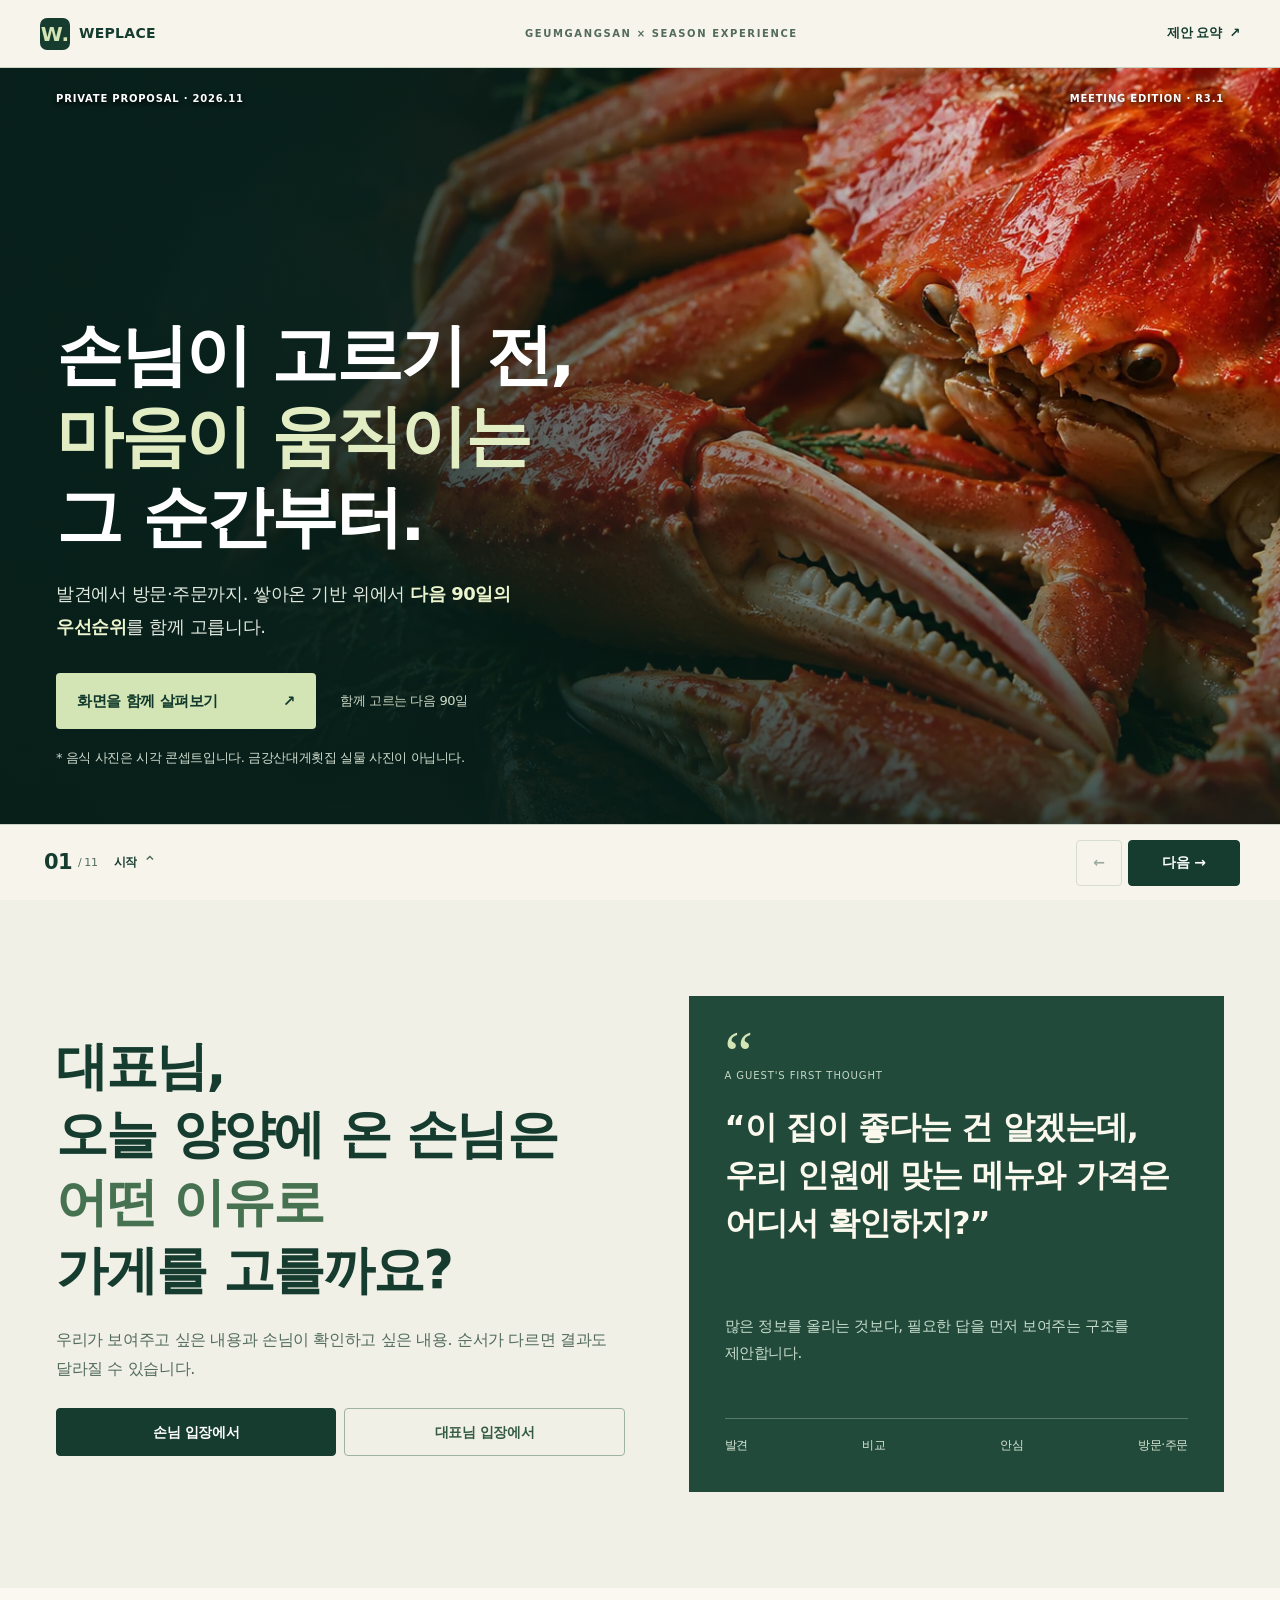
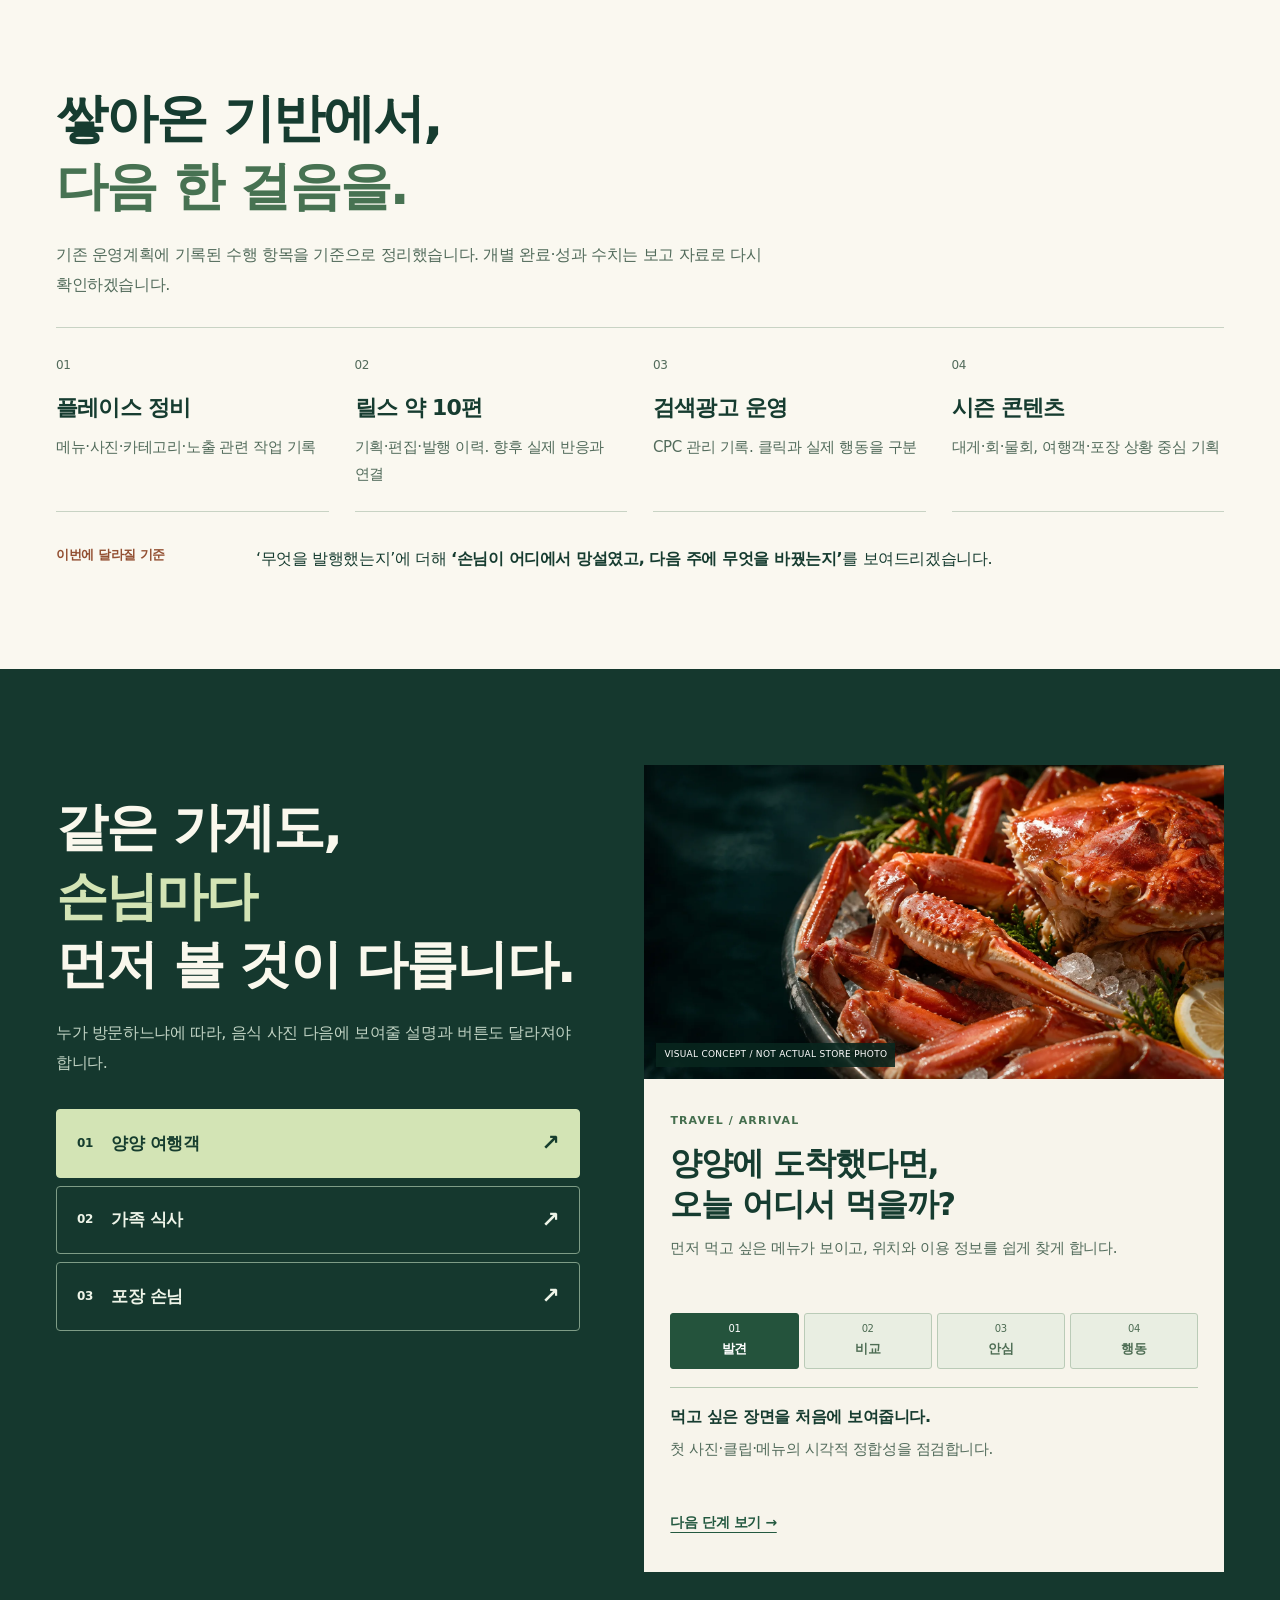
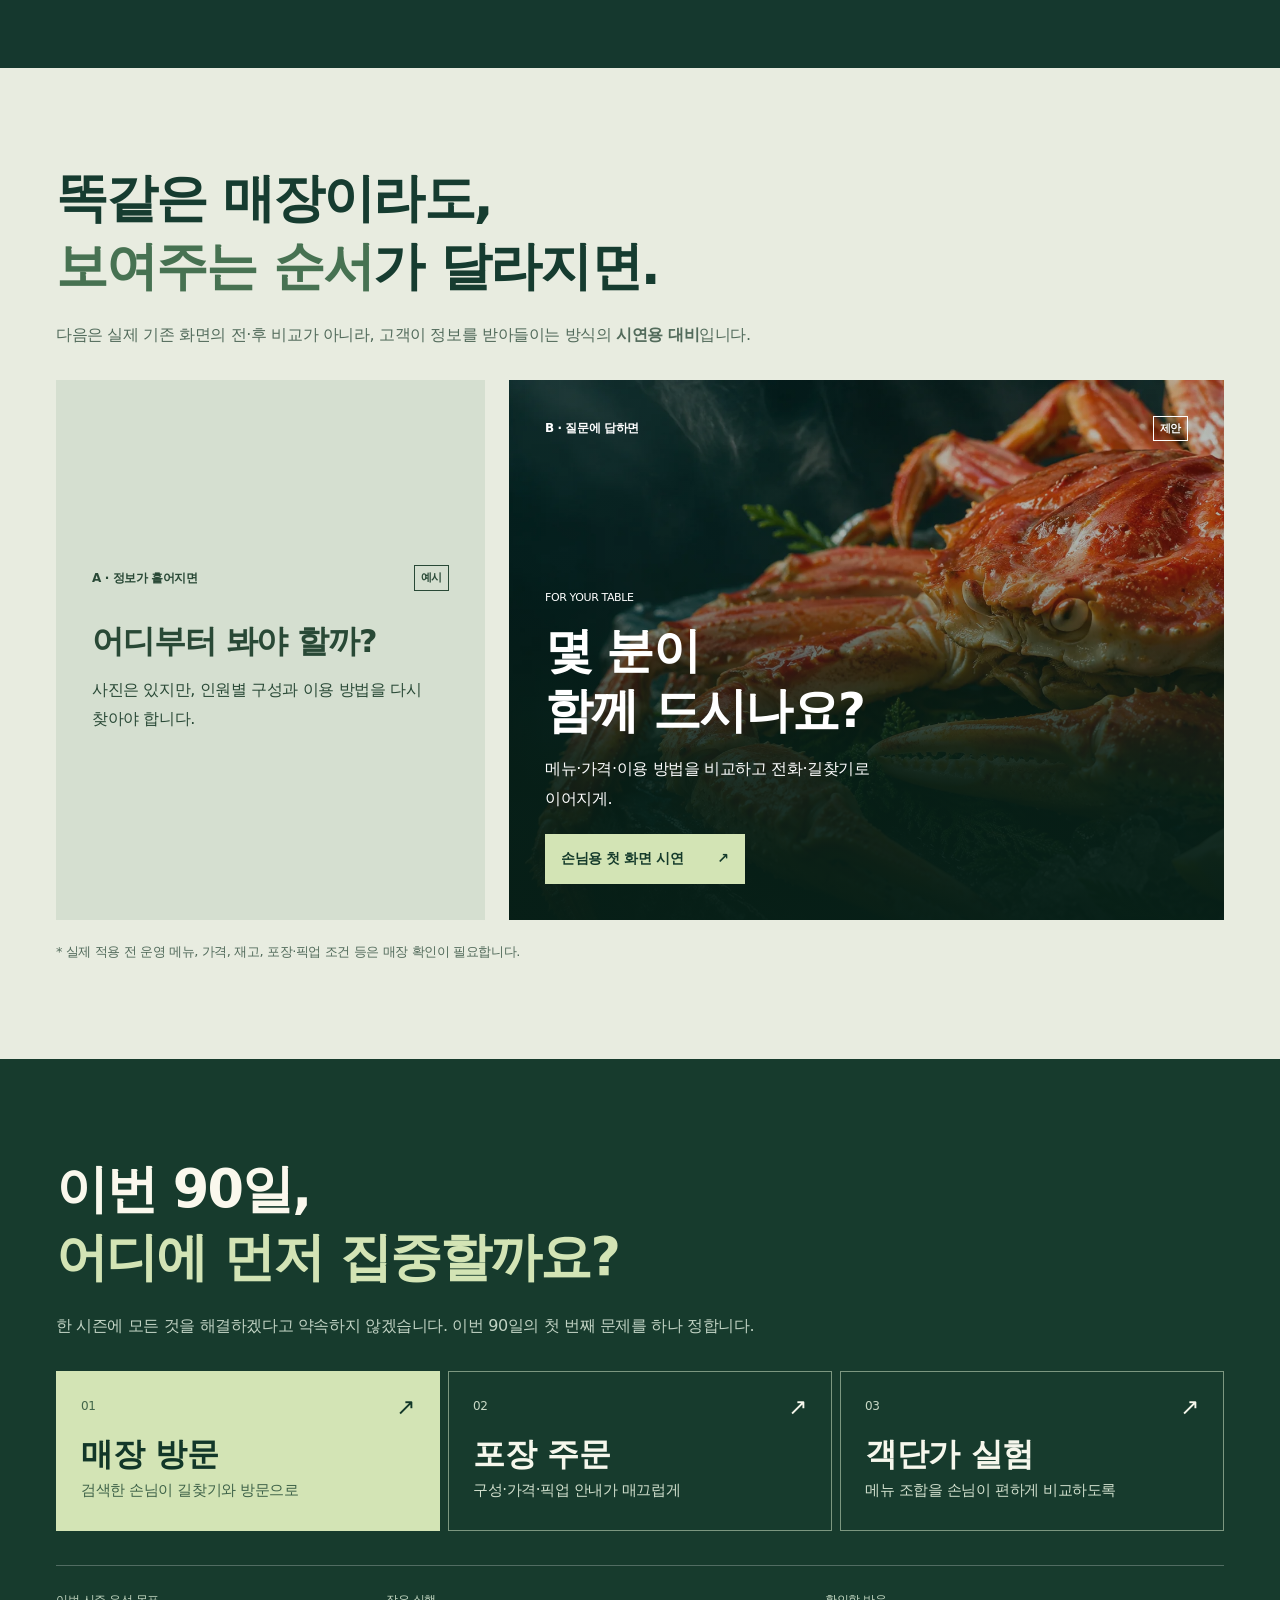
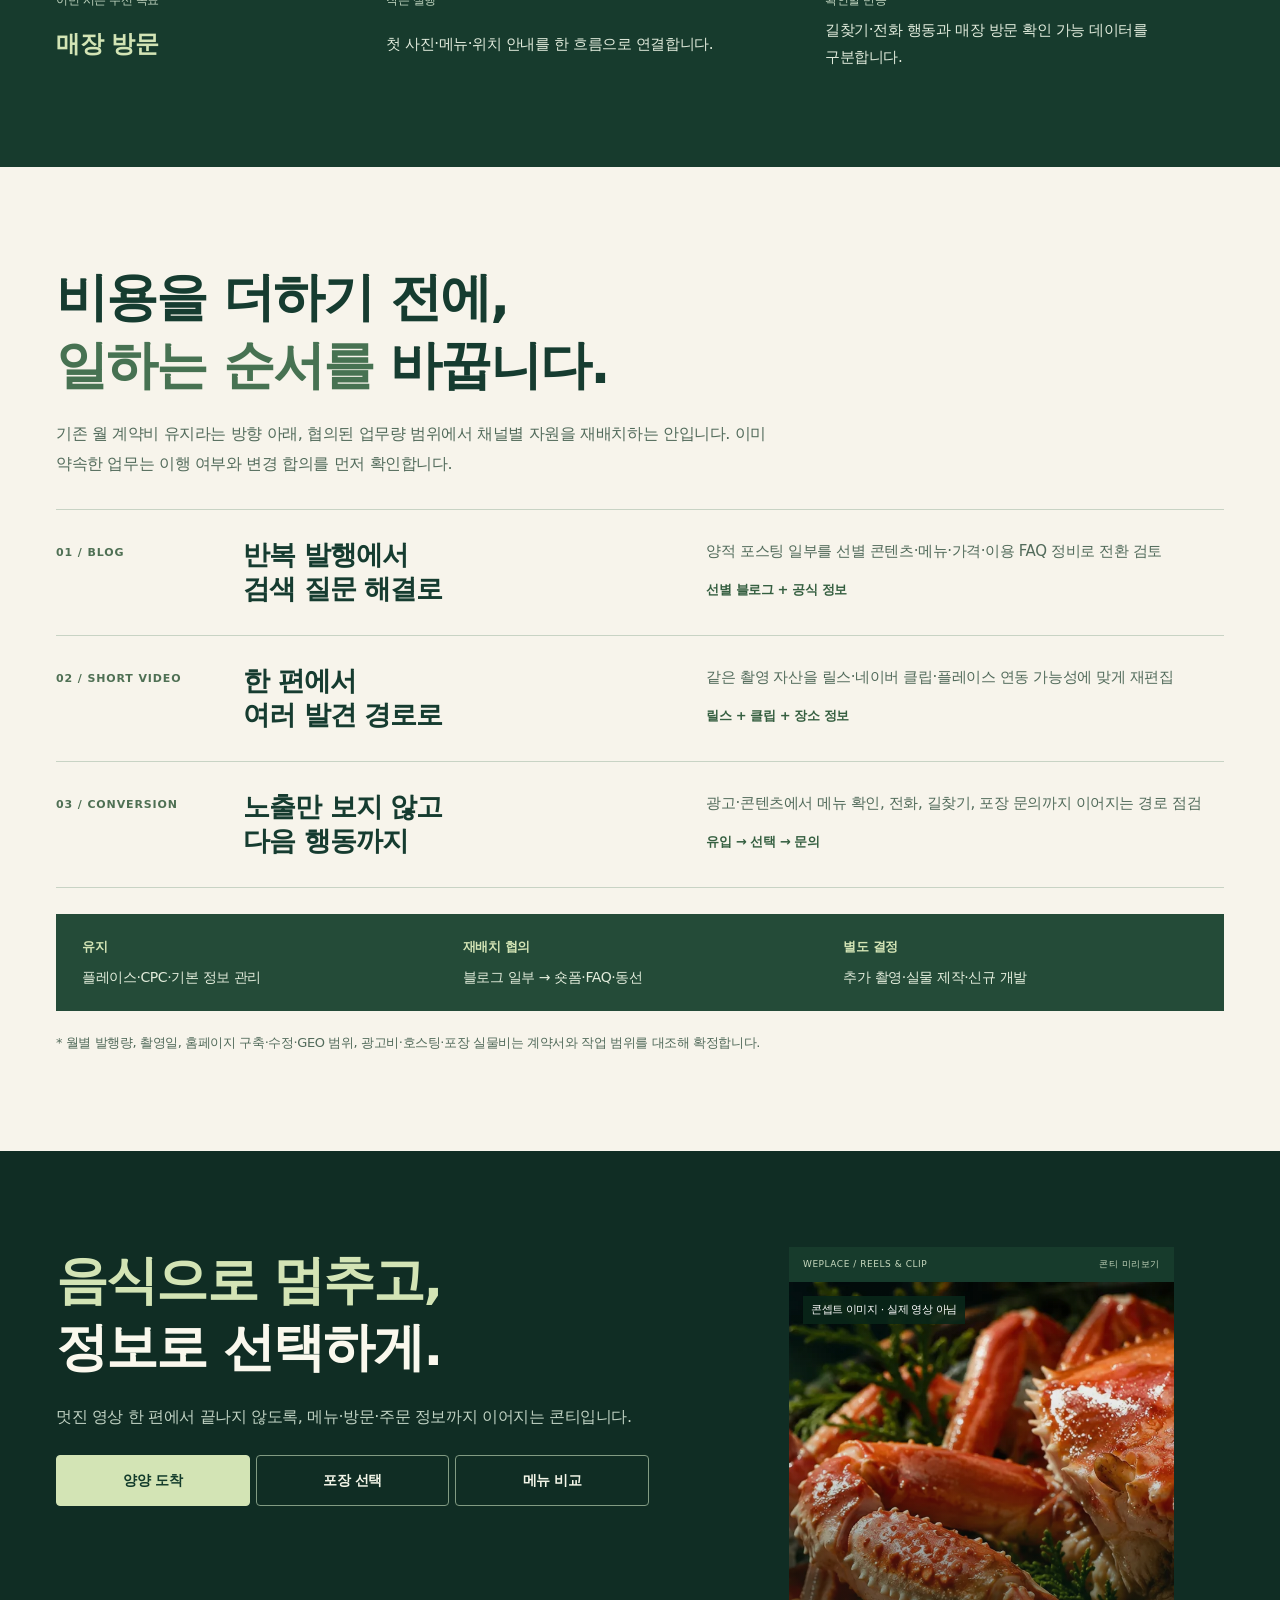
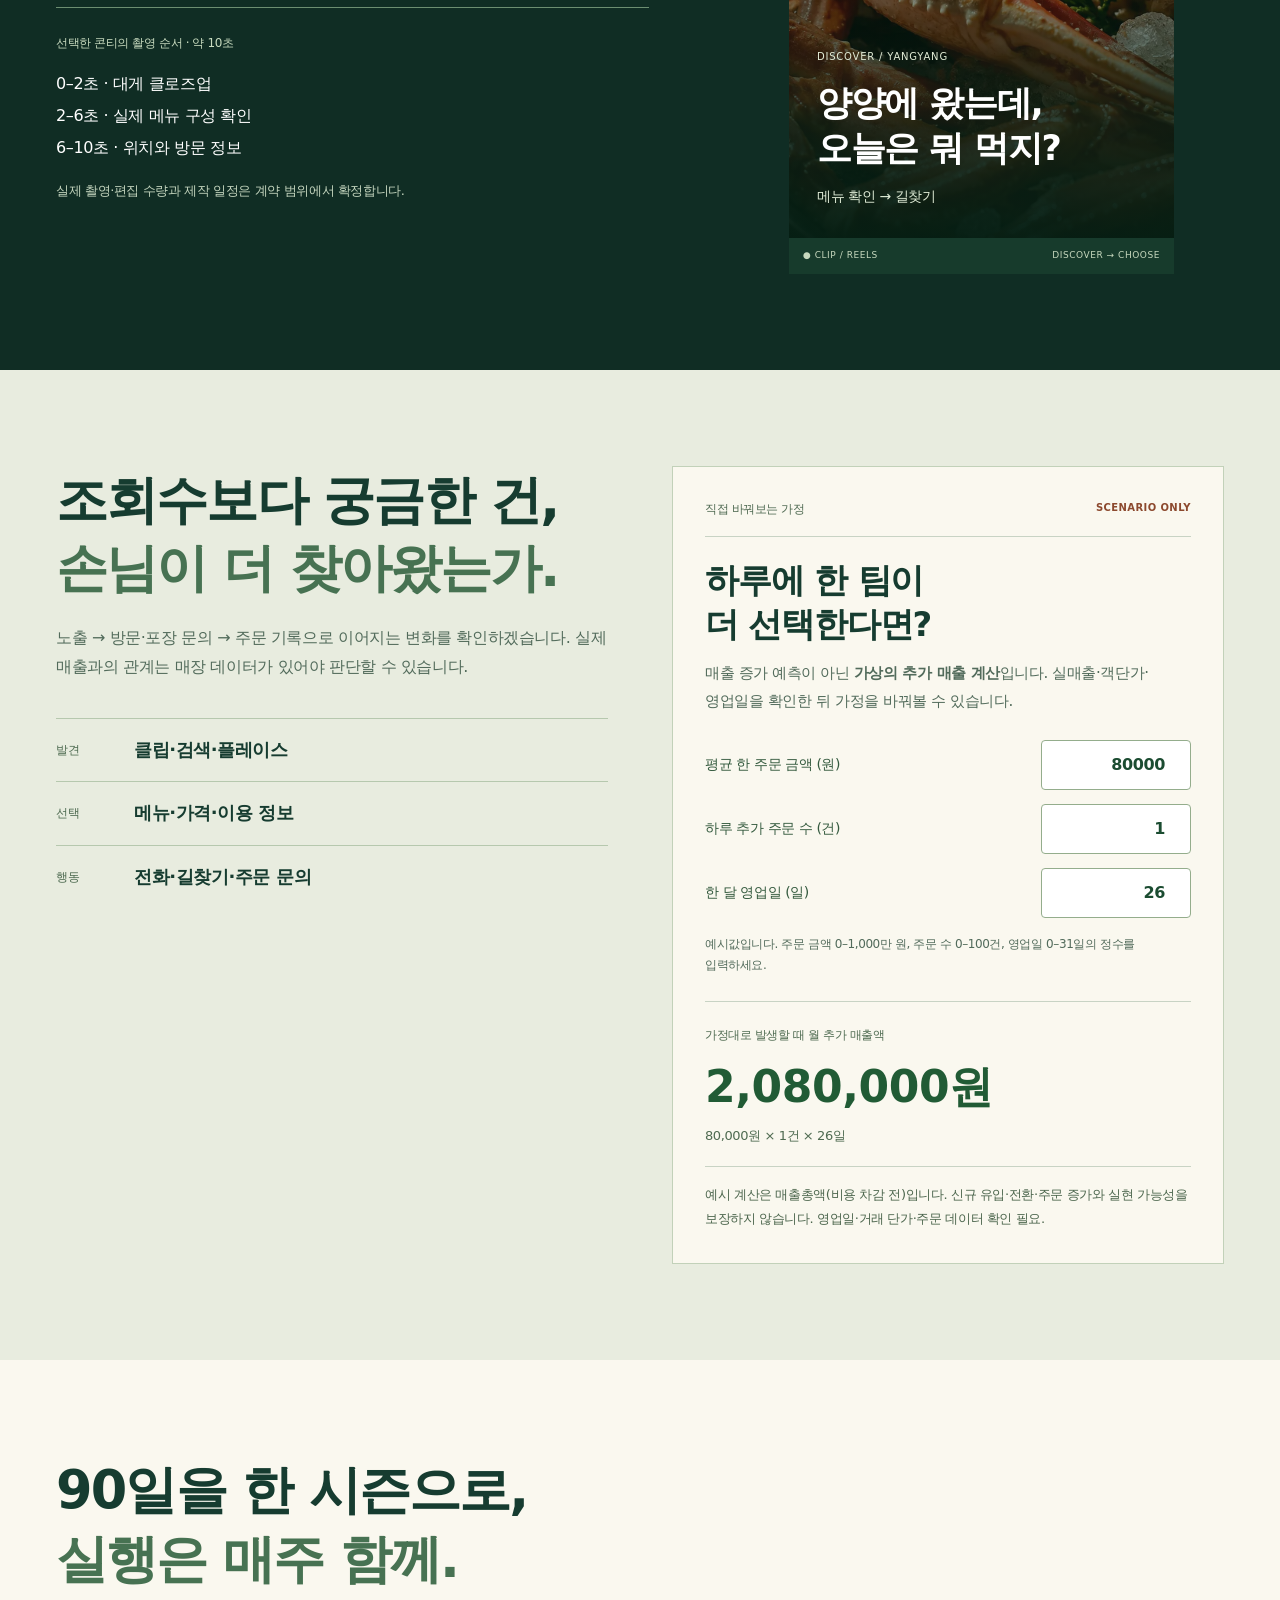
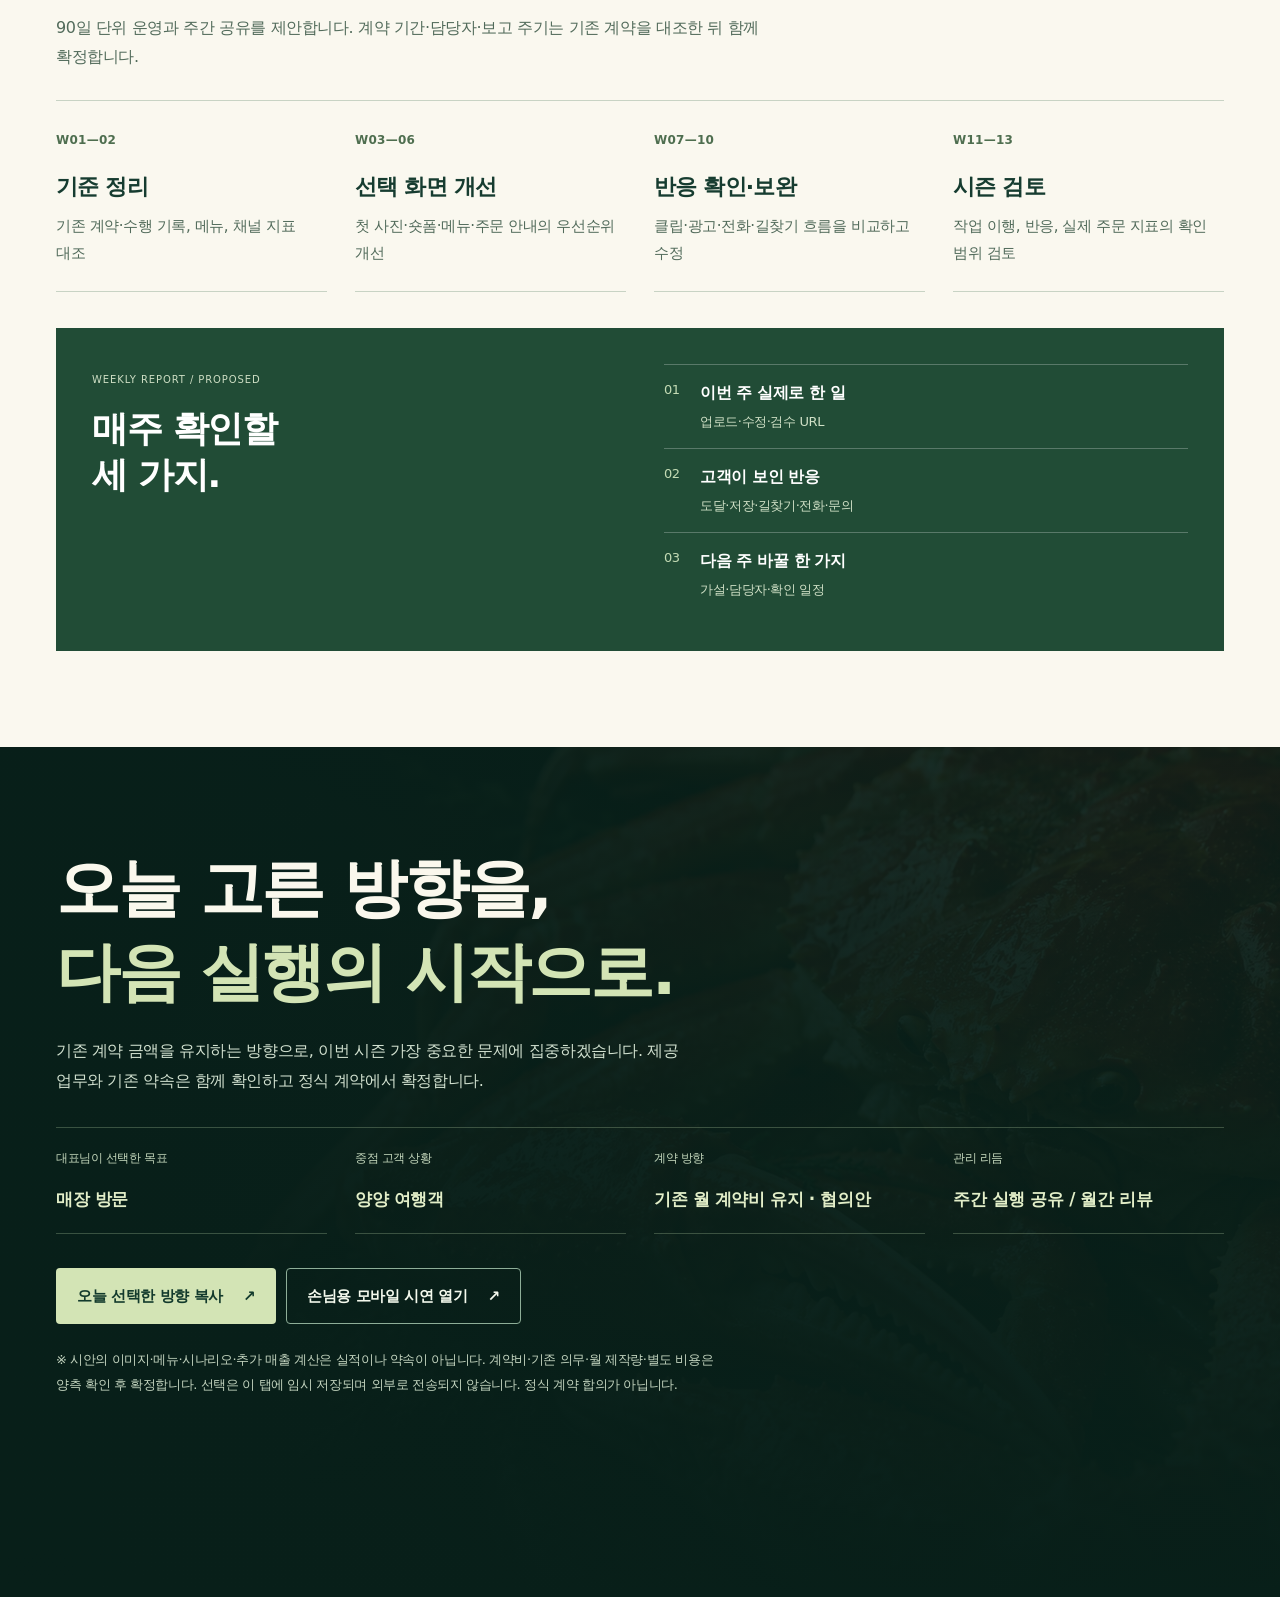
<file: index.html>
<!doctype html>
<html lang="ko">
<head>
  <meta charset="utf-8">
  <meta name="viewport" content="width=device-width, initial-scale=1, viewport-fit=cover">
  <meta name="theme-color" content="#102925">
  <meta name="robots" content="noindex,nofollow,noarchive">
  <meta name="description" content="금강산대게횟집 × WEPLACE의 90일 시즌 운영 방향을 함께 고르는 인터랙티브 미팅 시안. 매장과 고객이 확인하기 전 내용은 확정안이 아닙니다.">
  <meta property="og:title" content="금강산대게횟집 × WEPLACE | 다음 90일">
  <meta property="og:description" content="손님이 더 쉽게 발견하고, 비교하고, 방문하도록. 같은 운영비에서 시작하는 시즌 운영 제안.">
  <meta property="og:type" content="website">
  <meta property="og:image" content="assets/images/og-preview.jpg">
  <title>금강산대게횟집 × WEPLACE — THE NEXT 90 DAYS · R3.1</title>
  <link rel="icon" type="image/svg+xml" href="favicon.svg">
  
  <link rel="stylesheet" href="css/site.css">
  <script src="js/config.js" defer></script>
  <script src="js/app.js" defer></script>
</head>
<body>
  <a class="skip" href="#intro">본문으로 이동</a>
  <header class="topbar">
    <a class="brandmark" href="#intro" aria-label="위플레이스 제안 첫 화면으로"><span class="symbol" aria-hidden="true">W.</span><span>WEPLACE</span></a>
    <div class="topbar-center">GEUMGANGSAN <span>×</span> SEASON EXPERIENCE</div>
    <a class="header-action" href="#closing">제안 요약 <span aria-hidden="true">↗</span></a>
  </header>
  <div class="progress-track" aria-hidden="true"><span id="readProgress"></span></div>

  <main id="page"><noscript><p class="no-script">선택 기능을 이용하려면 JavaScript를 켜주세요. 제안 내용은 아래에서 읽을 수 있습니다.</p></noscript>
    <!-- 01 HERO -->
    <section class="scene scene-hero" id="intro" data-scene data-label="시작">
      <div class="hero-image"><img src="assets/images/hero-crab.webp" alt="대게를 가까이에서 촬영한 AI 콘셉트 사진" width="1672" height="941" fetchpriority="high"><div class="hero-grad"></div></div>
      <div class="hero-topline"><span>PRIVATE PROPOSAL · 2026.11</span><span>MEETING EDITION · R3.1</span></div>
      <div class="hero-body frame">
        <h1>손님이 고르기 전,<br><em>마음이 움직이는</em><br>그 순간부터.</h1>
        <p class="hero-lede">발견에서 방문·주문까지. 쌓아온 기반 위에서 <strong>다음 90일의 우선순위</strong>를 함께 고릅니다.</p>
        <div class="hero-bottom">
          <a href="#question" class="btn btn-primary" data-scroll>화면을 함께 살펴보기 <span aria-hidden="true">↗</span></a>
          <span class="meeting-label">함께 고르는 다음 90일</span>
        </div>
        <p class="visual-caveat">* 음식 사진은 시각 콘셉트입니다. 금강산대게횟집 실물 사진이 아닙니다.</p>
      </div>
      <div class="side-ribbon" aria-hidden="true">THE MOMENT BEFORE CHOICE — WEPLACE</div>
    </section>

    <!-- 02 QUESTION: the emotional inversion from Little Forest -->
    <section class="scene scene-question" id="question" data-scene data-label="첫 번째 질문">
      <div class="frame split-question">
        <div class="question-copy reveal">
          <h2 class="display">대표님,<br>오늘 양양에 온 손님은<br><em>어떤 이유로</em><br>가게를 고를까요?</h2>
          <p class="soft-copy">우리가 보여주고 싶은 내용과 손님이 확인하고 싶은 내용. 순서가 다르면 결과도 달라질 수 있습니다.</p>
          <div class="perspective" role="group" aria-label="시점 선택">
            <button class="switch-btn selected" type="button" data-perspective="guest" aria-pressed="true">손님 입장에서</button>
            <button class="switch-btn" type="button" data-perspective="owner" aria-pressed="false">대표님 입장에서</button>
          </div>
        </div>
        <div class="question-result reveal" aria-live="polite">
          <div class="quotation-mark">“</div>
          <p class="question-small" id="perspectiveMeta">A GUEST'S FIRST THOUGHT</p>
          <blockquote id="perspectiveQuote">“이 집이 좋다는 건 알겠는데, 우리 인원에 맞는 메뉴와 가격은 어디서 확인하지?”</blockquote>
          <p id="perspectiveAfter" class="question-after">많은 정보를 올리는 것보다, 필요한 답을 먼저 보여주는 구조를 제안합니다.</p>
          <div class="question-rule"><span>발견</span><span>비교</span><span>안심</span><span>방문·주문</span></div>
        </div>
      </div>
    </section>

    <!-- 03 BASIS -->
    <section class="scene scene-basis" id="basis" data-scene data-label="기존 기반">
      <div class="frame">
        <h2 class="display-md">쌓아온 기반에서,<br><em>다음 한 걸음을.</em></h2>
        <p class="section-copy">기존 운영계획에 기록된 수행 항목을 기준으로 정리했습니다. 개별 완료·성과 수치는 보고 자료로 다시 확인하겠습니다.</p>
        <div class="basis-grid">
          <article class="basis-item"><span>01</span><h3>플레이스 정비</h3><p>메뉴·사진·카테고리·노출 관련 작업 기록</p></article>
          <article class="basis-item"><span>02</span><h3>릴스 약 10편</h3><p>기획·편집·발행 이력. 향후 실제 반응과 연결</p></article>
          <article class="basis-item"><span>03</span><h3>검색광고 운영</h3><p>CPC 관리 기록. 클릭과 실제 행동을 구분</p></article>
          <article class="basis-item"><span>04</span><h3>시즌 콘텐츠</h3><p>대게·회·물회, 여행객·포장 상황 중심 기획</p></article>
        </div>
        <div class="statement"><strong>이번에 달라질 기준</strong><p>‘무엇을 발행했는지’에 더해 <b>‘손님이 어디에서 망설였고, 다음 주에 무엇을 바꿨는지’</b>를 보여드리겠습니다.</p></div>
      </div>
    </section>

    <!-- 04 PERSONA JOURNEY: port of dynamic guest / journey pattern -->
    <section class="scene scene-journey" id="journey" data-scene data-label="손님 시점">
      <div class="frame journey-layout">
        <div class="journey-copy">
          <h2 class="display-md light">같은 가게도,<br><em>손님마다</em><br>먼저 볼 것이 다릅니다.</h2>
          <p class="section-copy light-dim">누가 방문하느냐에 따라, 음식 사진 다음에 보여줄 설명과 버튼도 달라져야 합니다.</p>
          <div class="persona-buttons" role="group" aria-label="방문 고객 유형">
            <button class="persona-button selected" data-persona="trip" type="button" aria-pressed="true"><span>01</span> 양양 여행객 <span aria-hidden="true">↗</span></button>
            <button class="persona-button" data-persona="family" type="button" aria-pressed="false"><span>02</span> 가족 식사 <span aria-hidden="true">↗</span></button>
            <button class="persona-button" data-persona="takeout" type="button" aria-pressed="false"><span>03</span> 포장 손님 <span aria-hidden="true">↗</span></button>
          </div>
        </div>
        <div class="journey-card">
          <div class="journey-photo"><img id="journeyImage" src="assets/images/seafood-selection.webp" alt="AI 연출 음식 사진" width="1672" height="941" loading="lazy" decoding="async"><span>VISUAL CONCEPT / NOT ACTUAL STORE PHOTO</span></div>
          <div class="journey-details" aria-live="polite">
            <span class="sub-cap" id="personaEyebrow">TRAVEL / ARRIVAL</span>
            <h3 id="personaTitle">양양에 도착했다면,<br>오늘 어디서 먹을까?</h3>
            <p id="personaSub">먼저 먹고 싶은 메뉴가 보이고, 위치와 대기·운영 정보를 쉽게 찾게 합니다.</p>
            <div class="journey-steps" role="group" aria-label="손님의 선택 단계">
              <button type="button" class="step-dot selected" data-step="0" aria-pressed="true">01 <span>발견</span></button>
              <button type="button" class="step-dot" data-step="1" aria-pressed="false">02 <span>비교</span></button>
              <button type="button" class="step-dot" data-step="2" aria-pressed="false">03 <span>안심</span></button>
              <button type="button" class="step-dot" data-step="3" aria-pressed="false">04 <span>행동</span></button>
            </div>
            <div class="step-body"><b id="stepHeadline">먹고 싶은 장면을 처음에 보여줍니다.</b><p id="stepDescription">첫 사진·클립·메뉴의 시각적 정합성을 점검합니다.</p></div>
            <button type="button" class="text-link" id="stepNext">다음 단계 보기 <span aria-hidden="true">→</span></button>
          </div>
        </div>
      </div>
    </section>

    <!-- 05 VISUAL BEFORE / AFTER: concepts, not measured facts -->
    <section class="scene scene-shift" id="shift" data-scene data-label="첫 화면의 차이">
      <div class="frame">
        <h2 class="display-md">똑같은 매장이라도,<br><em>보여주는 순서</em>가 달라지면.</h2>
        <p class="section-copy">다음은 실제 기존 화면의 전·후 비교가 아니라, 고객이 정보를 받아들이는 방식의 <b>시연용 대비</b>입니다.</p>
        <div class="comparison">
          <div class="comp-card comp-before"><div class="comp-top"><span>A · 정보가 흩어지면</span><small>예시</small></div><div class="comp-content"><span class="comp-pill">#맛집 #양양 #대게</span><b>어디부터 봐야 할까?</b><p>사진은 있지만, 인원별 구성과 이용 방법을 다시 찾아야 합니다.</p></div></div>
          
          <div class="comp-card comp-after"><img src="assets/images/crab-detail.webp" alt="대게 접사를 활용한 개선 콘셉트" loading="lazy" decoding="async" width="1672" height="941"><div class="after-shade"></div><div class="comp-top"><span>B · 질문에 답하면</span><small>제안</small></div><div class="comp-content"><span class="comp-pill">FOR YOUR TABLE</span><b>몇 분이<br>함께 드시나요?</b><p>메뉴·가격·이용 방법을 비교하고 전화·길찾기로 이어지게.</p><a class="fake-cta" href="experience.html?return=shift" data-demo-link data-return="shift">손님용 첫 화면 시연 <span aria-hidden="true">↗</span></a></div></div>
        </div>
        <p class="subtle-note">* 실제 적용 전 운영 메뉴, 가격, 재고, 포장·픽업 조건 등은 매장 확인이 필요합니다.</p>
      </div>
    </section>

    <!-- 06 OWNER CHOICE -->
    <section class="scene scene-goal" id="goal" data-scene data-label="우선 목표">
      <div class="frame">
        <h2 class="display-md light">이번 90일,<br><em>어디에 먼저 집중할까요?</em></h2>
        <p class="section-copy light-dim">한 시즌에 모든 것을 해결하겠다고 약속하지 않겠습니다. 이번 90일의 첫 번째 문제를 하나 정합니다.</p>
        <div class="goal-list" role="group" aria-label="이번 90일 우선 목표">
          <button class="goal-option selected" data-goal="visit" aria-pressed="true" type="button"><span class="goal-num">01</span><span class="goal-main"><b>매장 방문</b><small>검색한 손님이 길찾기와 방문으로</small></span><span class="goal-arrow">↗</span></button>
          <button class="goal-option" data-goal="takeout" aria-pressed="false" type="button"><span class="goal-num">02</span><span class="goal-main"><b>포장 주문</b><small>구성·가격·픽업 안내가 매끄럽게</small></span><span class="goal-arrow">↗</span></button>
          <button class="goal-option" data-goal="basket" aria-pressed="false" type="button"><span class="goal-num">03</span><span class="goal-main"><b>객단가 실험</b><small>메뉴 조합을 손님이 편하게 비교하도록</small></span><span class="goal-arrow">↗</span></button>
        </div>
        <div class="goal-output" aria-live="polite"><div><span>이번 시즌 우선 목표</span><b id="chosenGoalName">매장 방문</b></div><div><span>작은 실행</span><p id="chosenGoalAction">첫 사진·메뉴·위치 안내를 한 흐름으로 연결합니다.</p></div><div><span>확인할 반응</span><p id="chosenGoalMetric">길찾기·전화 행동과 매장 방문 확인 가능 데이터를 구분합니다.</p></div></div>
      </div>
    </section>

    <!-- 07 REBALANCE -->
    <section class="scene scene-work" id="work" data-scene data-label="같은 비용의 재배치">
      <div class="frame">
        <h2 class="display-md">비용을 더하기 전에,<br><em>일하는 순서를</em> 바꿉니다.</h2>
        <p class="section-copy">기존 월 계약비 유지라는 방향 아래, 협의된 업무량 범위에서 채널별 자원을 재배치하는 안입니다. 이미 약속한 업무는 이행 여부와 변경 합의를 먼저 확인합니다.</p>
        <div class="rebal-grid">
          <article><span class="rebal-no">01 / BLOG</span><h3>반복 발행에서 <br>검색 질문 해결로</h3><p>양적 포스팅 일부를 선별 콘텐츠·메뉴·가격·이용 FAQ 정비로 전환 검토</p><span class="rebal-tag">선별 블로그 + 공식 정보</span></article>
          <article><span class="rebal-no">02 / SHORT VIDEO</span><h3>한 편에서 <br>여러 발견 경로로</h3><p>같은 촬영 자산을 릴스·네이버 클립·플레이스 연동 가능성에 맞게 재편집</p><span class="rebal-tag">릴스 + 클립 + 장소 정보</span></article>
          <article><span class="rebal-no">03 / CONVERSION</span><h3>노출만 보지 않고 <br>다음 행동까지</h3><p>광고·콘텐츠에서 메뉴 확인, 전화, 길찾기, 포장 문의까지 이어지는 경로 점검</p><span class="rebal-tag">유입 → 선택 → 문의</span></article>
        </div>
        <div class="scope-rail"><div><b>유지</b><span>플레이스·CPC·기본 정보 관리</span></div><div><b>재배치 협의</b><span>블로그 일부 → 숏폼·FAQ·동선</span></div><div><b>별도 결정</b><span>추가 촬영·실물 제작·신규 개발</span></div></div>
        <p class="subtle-note">* 월별 발행량, 촬영일, 홈페이지 구축·수정·GEO 범위, 광고비·호스팅·포장 실물비는 계약서와 작업 범위를 대조해 확정합니다.</p>
      </div>
    </section>

    <!-- 08 STORYBOARD -->
    <section class="scene scene-studio" id="studio" data-scene data-label="숏폼 콘티">
      <div class="frame studio-layout">
        <div class="studio-copy">
          <h2 class="display-md light"><em>음식으로 멈추고,</em><br>정보로 선택하게.</h2>
          <p class="section-copy light-dim">멋진 영상 한 편에서 끝나지 않도록, 메뉴·방문·주문 정보까지 이어지는 콘티입니다.</p>
          <div class="story-tabs" role="group" aria-label="숏폼 콘티 선택">
            <button type="button" class="story-tab selected" data-story="arrival" aria-pressed="true">양양 도착</button>
            <button type="button" class="story-tab" data-story="takeout" aria-pressed="false">포장 선택</button>
            <button type="button" class="story-tab" data-story="menu" aria-pressed="false">메뉴 비교</button>
          </div>
          
        </div>
        <div class="studio-visual"><div class="phone-frame"><div class="phone-header"><span>WEPLACE / REELS & CLIP</span><span>콘티 미리보기</span></div><div class="phone-visual"><img id="studioImage" src="assets/images/crab-table.webp" alt="대게 숏폼 콘티용 AI 이미지" loading="lazy" decoding="async" width="1672" height="941"><span class="visual-tag">콘셉트 이미지 · 실제 영상 아님</span><div class="video-copy"><span id="studioTag">DISCOVER / YANGYANG</span><h3 id="studioTitle">양양에 왔는데,<br>오늘은 뭐 먹지?</h3><p id="studioSubtitle">메뉴 확인 → 길찾기</p></div></div><div class="phone-foot"><span>● CLIP / REELS</span><span>DISCOVER → CHOOSE</span></div></div></div>
        <div class="story-frames" aria-live="polite"><span>선택한 콘티의 촬영 순서 · 약 10초</span><p id="shotList">0–2초 · 대게 클로즈업<br>2–6초 · 실제 메뉴 구성 확인<br>6–10초 · 위치와 방문 정보</p><small>실제 촬영·편집 수량과 제작 일정은 계약 범위에서 확정합니다.</small></div>
      </div>
    </section>

    <!-- 09 GROWTH SIMULATOR -->
    <section class="scene scene-growth" id="growth" data-scene data-label="매출 연결">
      <div class="frame growth-layout">
        <div class="growth-narrative">
          <h2 class="display-md">조회수보다 궁금한 건,<br><em>손님이 더 찾아왔는가.</em></h2>
          <p class="section-copy">노출 → 방문·포장 문의 → 주문 기록으로 이어지는 변화를 확인하겠습니다. 실제 매출과의 관계는 매장 데이터가 있어야 판단할 수 있습니다.</p>
          <div class="growth-levers"><div><span>발견</span><b>클립·검색·플레이스</b></div><div><span>선택</span><b>메뉴·가격·이용 정보</b></div><div><span>행동</span><b>전화·길찾기·주문 문의</b></div></div>
        </div>
        <div class="scenario-card">
          <div class="scenario-top"><span>직접 바꿔보는 가정</span><b>SCENARIO ONLY</b></div>
          <h3>하루에 한 팀이<br>더 선택한다면?</h3>
          <p>매출 증가 예측이 아닌 <b>가상의 추가 매출 계산</b>입니다. 실매출·객단가·영업일을 확인한 뒤 가정을 바꿔볼 수 있습니다.</p>
          <div class="calc-inputs">
            <label>평균 한 주문 금액 (원)<input type="number" id="calcTicket" min="0" max="10000000" step="1" inputmode="numeric" value="80000" aria-describedby="calcHelp calcError"></label>
            <label>하루 추가 주문 수 (건)<input type="number" id="calcOrders" min="0" max="100" step="1" inputmode="numeric" value="1" aria-describedby="calcHelp calcError"></label>
            <label>한 달 영업일 (일)<input type="number" id="calcDays" min="0" max="31" step="1" inputmode="numeric" value="26" aria-describedby="calcHelp calcError"></label>
          </div>
          <p id="calcHelp" class="calc-help">예시값입니다. 주문 금액 0–1,000만 원, 주문 수 0–100건, 영업일 0–31일의 정수를 입력하세요.</p><p id="calcError" class="input-error" role="status" hidden></p>
          <div class="calc-result" aria-live="polite"><span>가정대로 발생할 때 월 추가 매출액</span><strong id="calcTotal">2,080,000원</strong><p id="calcFormula">80,000원 × 1건 × 26일</p></div>
          <div class="calc-disclaimer">예시 계산은 매출총액(비용 차감 전)입니다. 신규 유입·전환·주문 증가와 실현 가능성을 보장하지 않습니다. 영업일·거래 단가·주문 데이터 확인 필요.</div>
        </div>
      </div>
    </section>

    <!-- 10 DELIVERY / RESPONSIBILITY -->
    <section class="scene scene-plan" id="plan" data-scene data-label="90일 운영안">
      <div class="frame">
        <h2 class="display-md">90일을 한 시즌으로,<br><em>실행은 매주 함께.</em></h2>
        <p class="section-copy">90일 단위 운영과 주간 공유를 제안합니다. 계약 기간·담당자·보고 주기는 기존 계약을 대조한 뒤 함께 확정합니다.</p>
        <div class="plan-steps"><article><span>W01—02</span><h3>기준 정리</h3><p>기존 계약·수행 기록, 메뉴, 채널 지표 대조</p></article><article><span>W03—06</span><h3>선택 화면 개선</h3><p>첫 사진·숏폼·메뉴·주문 안내의 우선순위 개선</p></article><article><span>W07—10</span><h3>반응 확인·보완</h3><p>클립·광고·전화·길찾기 흐름을 비교하고 수정</p></article><article><span>W11—13</span><h3>시즌 검토</h3><p>작업 이행, 반응, 실제 주문 지표의 확인 범위 검토</p></article></div>
        <div class="report"><div class="report-intro"><span>WEEKLY REPORT / PROPOSED</span><h3>매주 확인할<br>세 가지.</h3></div><div class="report-rows"><div><span>01</span><b>이번 주 실제로 한 일</b><small>업로드·수정·검수 URL</small></div><div><span>02</span><b>고객이 보인 반응</b><small>도달·저장·길찾기·전화·문의</small></div><div><span>03</span><b>다음 주 바꿀 한 가지</b><small>가설·담당자·확인 일정</small></div></div></div>
      </div>
    </section>

    <!-- 11 CLOSING -->
    <section class="scene scene-closing" id="closing" data-scene data-label="다음 선택">
      <div class="closing-image"><img src="assets/images/hero-crab.webp" alt="대게 콘셉트 이미지" loading="lazy" decoding="async" width="1672" height="941"><div class="closing-grad"></div></div>
      <div class="frame closing-content">
        <h2 class="display-lg light">오늘 고른 방향을,<br><em>다음 실행의 시작으로.</em></h2>
        <p class="closing-copy">기존 계약 금액을 유지하는 방향으로, 이번 시즌 가장 중요한 문제에 집중하겠습니다. 제공 업무와 기존 약속은 함께 확인하고 정식 계약에서 확정합니다.</p>
        <div class="closing-points"><div><span>대표님이 선택한 목표</span><strong id="closingGoal">매장 방문</strong></div><div><span>중점 고객 상황</span><strong id="closingPersona">양양 여행객</strong></div><div><span>계약 방향</span><strong>기존 월 계약비 유지 · 협의안</strong></div><div><span>관리 리듬</span><strong>주간 실행 공유 / 월간 리뷰</strong></div></div>
        <div class="closing-actions"><button id="copyBrief" class="btn btn-primary" type="button">오늘 선택한 방향 복사 <span aria-hidden="true">↗</span></button><a href="experience.html?return=closing" class="btn btn-outline" data-demo-link data-return="closing">손님용 모바일 시연 열기 <span aria-hidden="true">↗</span></a></div>
        <p class="closing-foot">※ 시안의 이미지·메뉴·시나리오·추가 매출 계산은 실적이나 약속이 아닙니다. 계약비·기존 의무·월 제작량·별도 비용은 양측 확인 후 확정합니다. 선택은 이 탭에 임시 저장되며 외부로 전송되지 않습니다. 정식 계약 합의가 아닙니다.</p>
      </div>
    </section>
  </main>

  <nav class="dock" aria-label="제안서 장면 이동"><button type="button" class="dock-meta" id="scenePicker" aria-haspopup="dialog" aria-controls="sceneDialog" aria-label="장면 목록 열기"><strong id="sceneNum">01</strong><span>/ 11</span><small id="sceneName">시작</small><span class="picker-icon" aria-hidden="true">⌃</span></button><div class="dock-controls"><button type="button" id="prevScene" aria-label="이전 장면">←</button><button type="button" id="nextScene" aria-label="다음 장면">다음 <span aria-hidden="true">→</span></button></div></nav>
  <dialog id="sceneDialog" class="sheet" aria-labelledby="sceneDialogTitle">
    <div class="sheet-header"><h2 id="sceneDialogTitle">보고 싶은 장면으로</h2><button class="icon-button" type="button" data-close-dialog aria-label="장면 목록 닫기">×</button></div>
    <div id="sceneLinks" class="scene-links"></div>
  </dialog>
  <dialog id="briefDialog" class="sheet" aria-labelledby="briefTitle">
    <div class="sheet-header"><h2 id="briefTitle">오늘 선택한 방향</h2><button class="icon-button" type="button" data-close-dialog aria-label="요약 닫기">×</button></div>
    <p id="copyHelp">자동 복사가 제한되었습니다. 아래 내용을 선택해 복사하세요.</p>
    <textarea id="briefText" readonly aria-label="복사할 논의 요약"></textarea>
    <button id="selectBrief" class="btn btn-primary" type="button">내용 전체 선택</button>
  </dialog>
  <div class="toast" id="toast" role="status" aria-live="polite"></div>
</body>
</html>
</file>
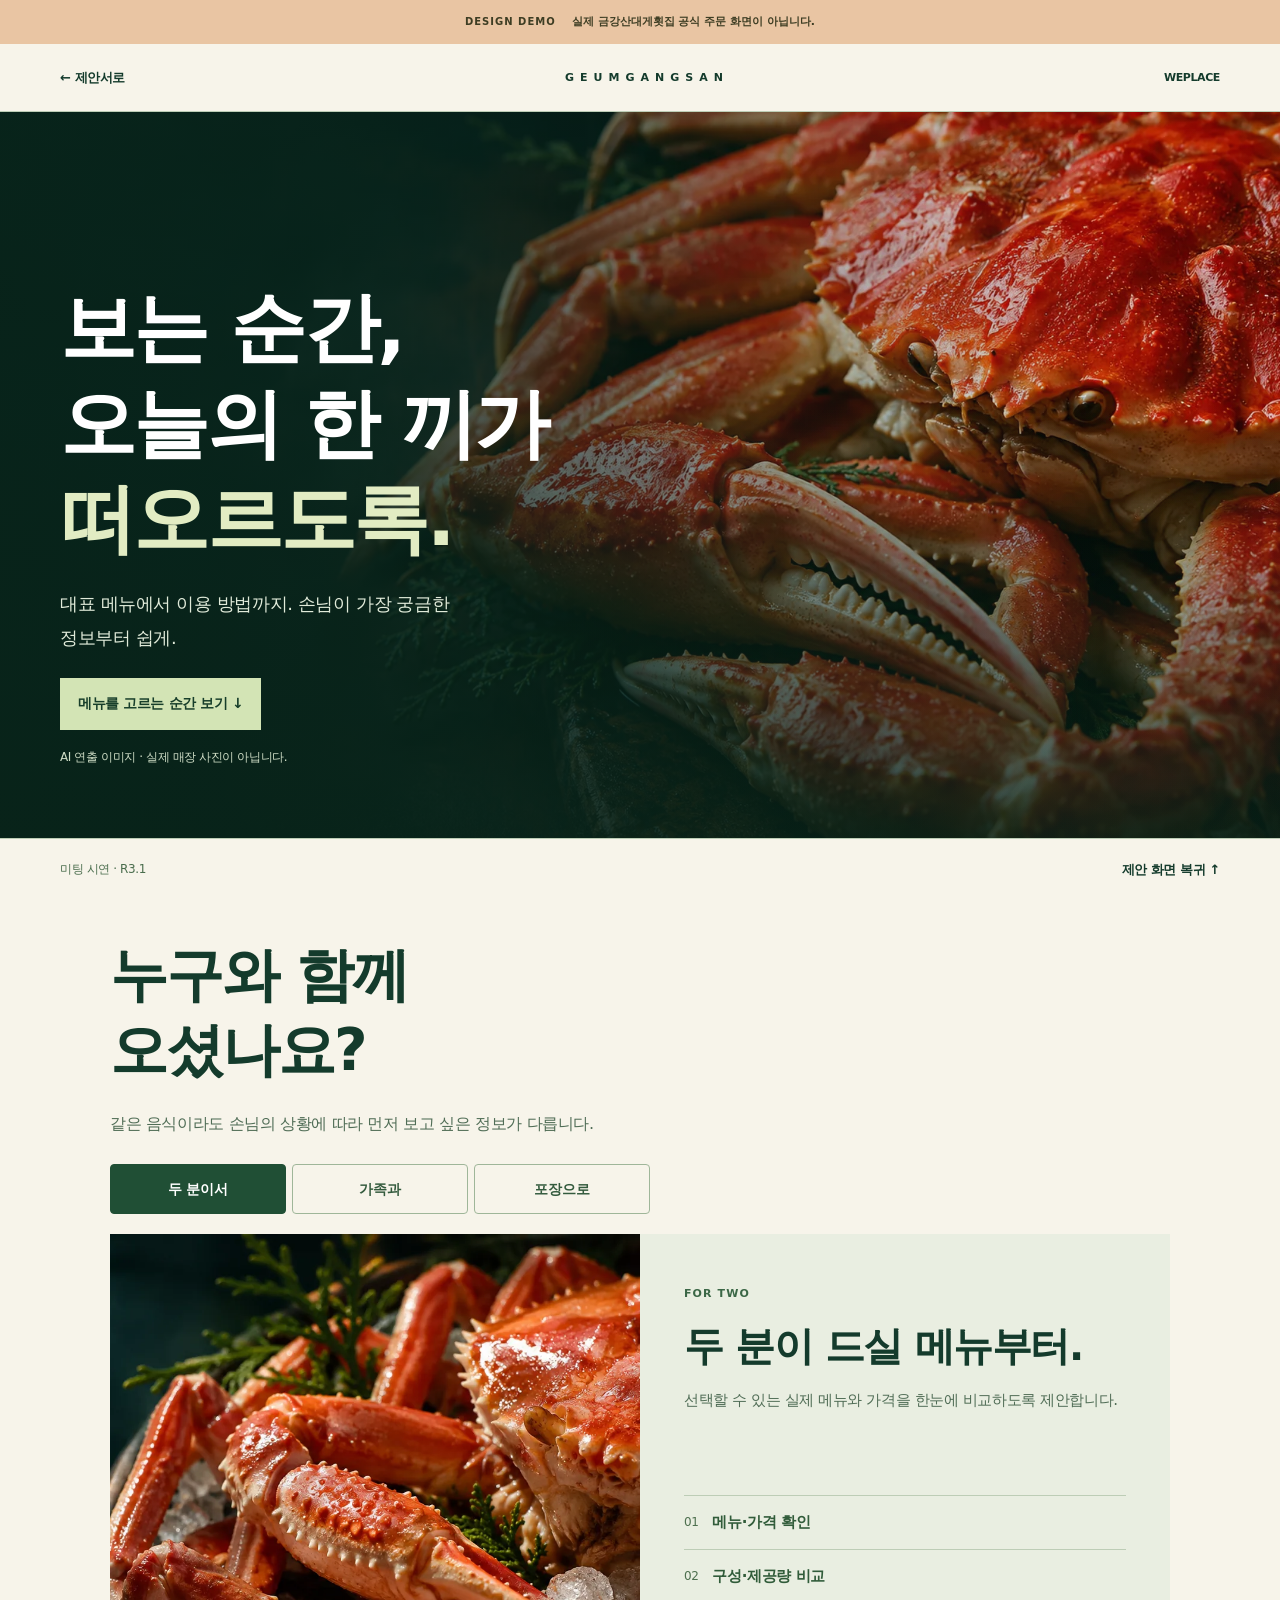
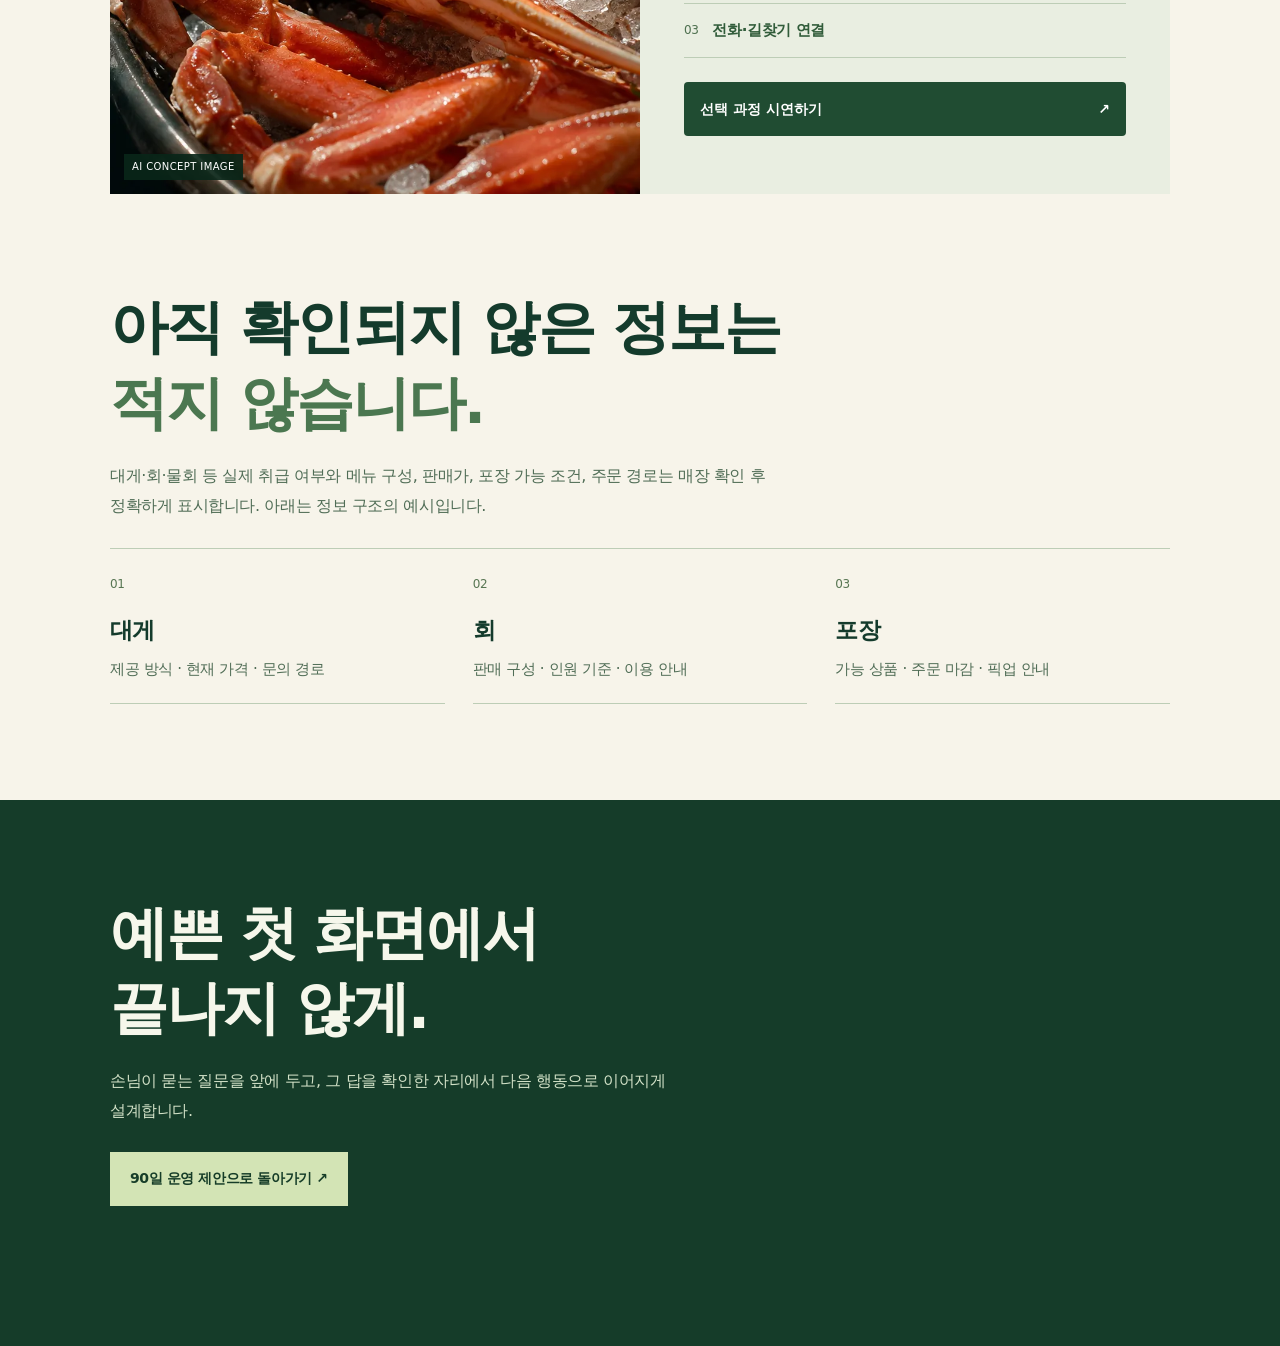
<file: experience.html>
<!doctype html>
<html lang="ko">
<head>
  <meta charset="utf-8"><meta name="viewport" content="width=device-width,initial-scale=1,viewport-fit=cover"><meta name="theme-color" content="#122a24"><meta name="robots" content="noindex,nofollow,noarchive">
  <title>손님용 첫 화면 시연 · R3.1 | 금강산대게횟집 × WEPLACE</title>
  <meta name="description" content="금강산대게횟집 손님용 화면 콘셉트 시연. 실제 매장 홈페이지·주문 화면이 아닙니다.">
  <link rel="icon" type="image/svg+xml" href="favicon.svg">
  <link rel="stylesheet" href="css/experience.css"><script src="js/experience.js" defer></script>
</head>
<body>
  <a class="skip" href="#choose">메뉴 선택으로 이동</a>
  <div class="demo-alert">DESIGN DEMO <span>실제 금강산대게횟집 공식 주문 화면이 아닙니다.</span></div>
  <header class="demo-header"><a data-return-link href="index.html#shift" aria-label="위플레이스 제안서로 돌아가기">← 제안서로</a><span>G E U M G A N G S A N</span><span class="demo-mark">WEPLACE</span></header>
  <main><noscript><p class="no-script">선택 시연을 이용하려면 JavaScript를 켜주세요.</p></noscript>
    <section class="demo-hero"><img src="assets/images/hero-crab.webp" width="1672" height="941" alt="대게 음식에 대한 AI 콘셉트 이미지" fetchpriority="high"><div class="demo-hero-shade"></div><div class="hero-copy"><h1>보는 순간,<br>오늘의 한 끼가<br><em>떠오르도록.</em></h1><p>대표 메뉴에서 이용 방법까지. 손님이 가장 궁금한 정보부터 쉽게.</p><a href="#choose" class="down-link">메뉴를 고르는 순간 보기 ↓</a><p class="image-note">AI 연출 이미지 · 실제 매장 사진이 아닙니다.</p></div></section>
    <section id="choose" class="choose"><h2>누구와 함께<br>오셨나요?</h2><p>같은 음식이라도 손님의 상황에 따라 먼저 보고 싶은 정보가 다릅니다.</p><div class="who-buttons" role="group" aria-label="방문 상황 선택"><button data-demo="two" class="active" type="button" aria-pressed="true">두 분이서</button><button data-demo="family" type="button" aria-pressed="false">가족과</button><button data-demo="pack" type="button" aria-pressed="false">포장으로</button></div><div class="demo-result" aria-live="polite"><div class="demo-result-image"><img id="demoPhoto" loading="lazy" decoding="async" src="assets/images/crab-table.webp" width="1672" height="941" alt="음식 콘셉트 이미지"><span>AI CONCEPT IMAGE</span></div><div class="demo-result-body"><span id="demoTag">FOR TWO</span><h3 id="demoTitle">두 분이 드실 메뉴부터.</h3><p id="demoDesc">선택할 수 있는 실제 메뉴와 가격을 한눈에 비교하도록 제안합니다.</p><div class="demo-list" id="demoChecklist"><div>01 <span>메뉴·가격 확인</span></div><div>02 <span>구성·제공량 비교</span></div><div>03 <span>전화·길찾기 연결</span></div></div><button id="demoAction" class="demo-action" type="button">선택 과정 시연하기 <span aria-hidden="true">↗</span></button></div></div></section>
    <section class="menu-strip"><h2>아직 확인되지 않은 정보는<br><em>적지 않습니다.</em></h2><p>대게·회·물회 등 실제 취급 여부와 메뉴 구성, 판매가, 포장 가능 조건, 주문 경로는 매장 확인 후 정확하게 표시합니다. 아래는 정보 구조의 예시입니다.</p><div class="menu-cards"><article><span>01</span><h3>대게</h3><p>제공 방식 · 현재 가격 · 문의 경로</p></article><article><span>02</span><h3>회</h3><p>판매 구성 · 인원 기준 · 이용 안내</p></article><article><span>03</span><h3>포장</h3><p>가능 상품 · 주문 마감 · 픽업 안내</p></article></div></section>
    <section class="demo-end"><h2>예쁜 첫 화면에서<br>끝나지 않게.</h2><p>손님이 묻는 질문을 앞에 두고, 그 답을 확인한 자리에서 다음 행동으로 이어지게 설계합니다.</p><a href="index.html#closing">90일 운영 제안으로 돌아가기 ↗</a></section>
  </main>
  <dialog id="demoDialog" aria-labelledby="modalTitle" aria-describedby="modalDescription"><div class="dialog-inner"><span>DESIGN PROTOTYPE / NOT LIVE</span><button id="modalClose" aria-label="닫기" type="button">×</button><h2 id="modalTitle">두 분이서 · 선택 과정 시연</h2><p id="modalDescription">실제 주문·전화·예약은 연결되지 않습니다. 메뉴 구성·판매가·주문 연락처·픽업 조건을 매장에서 확인하고 승인한 뒤 실제 행동 버튼을 연결합니다.</p><ol id="modalSteps" class="modal-steps"></ol><button class="dialog-confirm" id="modalDone" type="button">확인</button></div></dialog>
  <div class="demo-bottom"><span>미팅 시연 · R3.1</span><a data-return-link href="index.html#shift">제안 화면 복귀 ↑</a></div>
</body>
</html>
</file>
<file: css/site.css>
/* R3.1: mobile-first, local assets, stable controls and legible food photography. */
:root{--ink:#163c30;--dark:#102e26;--deep:#081f19;--paper:#f7f4eb;--muted:#526b5b;--sage:#d3e4b5;--line:#c8d3c4;--accent:#b9633d;--header:60px;--dock:68px;--frame:1200px;color-scheme:light}
*{box-sizing:border-box}html{scroll-behavior:smooth;scrollbar-color:#7d9483 var(--paper)}body{margin:0;background:var(--paper);color:var(--ink);font-family:Pretendard,"Apple SD Gothic Neo","Noto Sans KR","Malgun Gothic",system-ui,sans-serif;font-size:16px;line-height:1.75;letter-spacing:-.025em;-webkit-font-smoothing:antialiased}body:has(dialog[open]){overflow:hidden}button,input,textarea{font:inherit;letter-spacing:inherit;caret-color:var(--accent)}button,a,input{touch-action:manipulation}button{cursor:pointer}button:disabled{cursor:default}a{color:inherit;text-underline-offset:5px}img{display:block;max-width:100%}h1,h2,h3,p,blockquote,figure{margin:0}h1,h2,h3{line-height:1.28;letter-spacing:-.035em;word-break:keep-all;overflow-wrap:anywhere;text-wrap:balance}p{word-break:keep-all;overflow-wrap:anywhere}em{font-style:normal}::selection{background:#eab98d;color:var(--deep)}:focus-visible{outline:3px solid #c86c43;outline-offset:4px}.skip{position:fixed;z-index:500;top:8px;left:12px;padding:12px 18px;background:white;transform:translateY(-160%)}.skip:focus{transform:none}
.frame{width:calc(100% - 40px);max-width:var(--frame);margin-inline:auto}.scene{position:relative;padding:64px 0 72px;scroll-margin-top:calc(var(--header) + env(safe-area-inset-top) + 16px)}.scene>*{min-width:0}.display,.display-md{font-size:clamp(30px,8vw,38px);font-weight:780;line-height:1.3;margin-bottom:20px}.display-lg{font-size:clamp(34px,8.7vw,44px);font-weight:800;line-height:1.3;margin-bottom:22px}.display em,.display-md em{color:#477252}.light{color:#faf8ed}.light em{color:var(--sage)}.section-copy,.soft-copy{max-width:70ch;color:var(--muted);font-size:16px;line-height:1.85}.light-dim{color:#c0d2c3}.subtle-note{margin-top:20px;font-size:13px;line-height:1.8;color:var(--muted)}
.btn{display:inline-flex;align-items:center;justify-content:space-between;gap:20px;min-height:54px;padding:14px 20px;border:1px solid transparent;border-radius:4px;font-size:15px;font-weight:750;text-decoration:none;transition:background .18s ease-out}.btn-primary{background:var(--sage);color:#123a2c}.btn-outline{background:transparent;border-color:#8eae98;color:#f4f9ed}.text-link{display:inline-flex;align-items:center;min-height:46px;background:none;border:0;padding:8px 0;color:#245940;font-weight:750;text-decoration:underline;text-underline-offset:5px;font-size:14px}
/* Persistent navigation */
.topbar{height:calc(var(--header) + env(safe-area-inset-top));padding:env(safe-area-inset-top) max(20px,env(safe-area-inset-right)) 0 max(20px,env(safe-area-inset-left));position:fixed;inset:0 0 auto;z-index:200;display:flex;align-items:center;justify-content:space-between;gap:16px;background:var(--paper);border-bottom:1px solid var(--line)}.brandmark{display:flex;align-items:center;gap:9px;min-height:44px;text-decoration:none;font-size:14px;font-weight:900;letter-spacing:.02em}.symbol{display:grid;place-items:center;width:30px;height:32px;border-radius:7px;background:var(--ink);color:var(--sage);font-size:20px;line-height:1}.topbar-center{display:none;font-size:10px;letter-spacing:.16em;color:var(--muted);font-weight:750}.header-action{display:flex;align-items:center;gap:8px;min-height:44px;font-size:13px;font-weight:750;text-decoration:none}.progress-track{position:fixed;inset:calc(var(--header) + env(safe-area-inset-top)) 0 auto;height:2px;z-index:201;pointer-events:none}.progress-track span{display:block;width:0;height:100%;background:var(--accent)}
.dock{position:fixed;inset:auto 0 0;z-index:202;min-height:var(--dock);padding:10px max(14px,env(safe-area-inset-right)) max(10px,env(safe-area-inset-bottom)) max(14px,env(safe-area-inset-left));display:flex;justify-content:space-between;align-items:center;gap:10px;background:var(--paper);border-top:1px solid var(--line)}.dock-meta{min-width:0;min-height:46px;padding:0 4px;border:0;background:transparent;color:var(--ink);display:flex;align-items:center;gap:6px;text-align:left}.dock-meta strong{font-size:21px;font-variant-numeric:tabular-nums;letter-spacing:-.03em}.dock-meta>span{font-size:11px;color:var(--muted)}.dock-meta small{font-size:12px;font-weight:750;max-width:90px;overflow:hidden;text-overflow:ellipsis;white-space:nowrap}.dock-meta .picker-icon{font-size:17px}.dock-controls{display:flex;gap:6px;flex-shrink:0}.dock-controls button{min-width:46px;min-height:46px;padding:8px 14px;border:1px solid #a8bcaa;border-radius:4px;background:transparent;color:var(--ink);font-size:14px;font-weight:750}.dock-controls button+button{min-width:90px;background:var(--ink);color:#fff;border-color:var(--ink)}.dock-controls button:disabled{opacity:.4}.toast{position:fixed;bottom:calc(var(--dock) + env(safe-area-inset-bottom) + 16px);left:50%;width:max-content;max-width:calc(100% - 32px);transform:translateX(-50%);z-index:400;background:#12372c;color:#fff;padding:12px 18px;border-radius:6px;opacity:0;pointer-events:none;font-size:14px;text-align:center;box-shadow:0 8px 28px #0002}.toast.show{opacity:1}
/* Food stays clear above the mobile reading area. */
.scene-hero{padding:0;min-height:100svh;display:flex;align-items:flex-end;color:white;background:var(--deep);isolation:isolate;overflow:clip}.hero-image,.hero-image img,.hero-grad{position:absolute;inset:0;width:100%;height:100%}.hero-image{z-index:-1}.hero-image img{object-fit:cover;object-position:66% top}.hero-grad{background:linear-gradient(0deg,#081f19 0%,#081f19f5 25%,#081f19cc 48%,#081f1930 75%,#081f1910 100%)}.hero-topline{position:absolute;top:calc(var(--header) + env(safe-area-inset-top) + 22px);left:20px;right:20px;display:flex;justify-content:space-between;gap:12px;color:#fff;font-size:10px;font-weight:750;letter-spacing:.08em;text-shadow:0 2px 5px #000}.hero-topline span:last-child{display:none}.hero-body{padding-top:clamp(270px,70vw,330px);padding-bottom:calc(var(--dock) + env(safe-area-inset-bottom) + 28px)}.hero-body h1{font-size:clamp(32px,8.7vw,41px);line-height:1.28;font-weight:820;margin-bottom:20px;letter-spacing:-.035em;text-wrap:initial}.hero-body h1 em{color:#e3edc4}.hero-lede{font-size:16px;line-height:1.8;max-width:38ch;color:#e1e9df}.hero-lede strong{color:#edf5ce;font-weight:750}.hero-bottom{display:flex;align-items:center;gap:24px;margin-top:26px}.hero-bottom .btn{width:100%}.meeting-label{display:none;font-size:13px;color:#cfdbc8}.visual-caveat{margin-top:18px;font-size:12px;line-height:1.75;color:#d1ded0;max-width:55ch}.side-ribbon{display:none}
/* Question and evidence */
.scene-question{background:#f1f0e7}.split-question{display:grid;gap:28px}.perspective{display:flex;gap:8px;margin-top:24px}.switch-btn{flex:1;min-height:48px;padding:10px 12px;border:1px solid #9eb49f;border-radius:4px;background:transparent;color:#345b43;font-size:14px;font-weight:750}.switch-btn.selected{background:var(--ink);color:#fff;border-color:var(--ink)}.question-result{padding:26px 24px;background:#214a3b;color:#fbf9ee}.quotation-mark{font:64px/.7 Georgia,serif;color:var(--sage);height:35px}.question-small{font-size:10px;letter-spacing:.09em;color:#c6d7c4}.question-result blockquote{font-size:25px;line-height:1.5;letter-spacing:-.03em;font-weight:750;margin:18px 0}.question-after{font-size:15px;color:#c7dccb;line-height:1.8;min-height:81px}.question-rule{display:flex;justify-content:space-between;gap:8px;border-top:1px solid #ffffff40;margin-top:24px;padding-top:16px;font-size:12px;color:#dce9d7}.scene-basis{background:#faf8f0}.basis-grid{display:grid;margin-top:28px;border-top:1px solid var(--line)}.basis-item{display:grid;grid-template-columns:28px 1fr;gap:4px 14px;padding:20px 0;border-bottom:1px solid var(--line)}.basis-item>span{grid-row:span 2;color:#637c65;font-size:12px;font-variant-numeric:tabular-nums;padding-top:3px}.basis-item h3{font-size:20px}.basis-item p{font-size:15px;line-height:1.75;color:var(--muted)}.statement{margin-top:26px;display:grid;gap:8px}.statement>strong{color:#935032;font-size:13px}.statement p{font-size:16px;line-height:1.85}.statement b{font-weight:750}
/* Three situations, four stages */
.scene-journey{background:#15382e;color:#fff}.journey-layout{display:grid;gap:24px}.persona-buttons{display:grid;grid-template-columns:repeat(3,minmax(0,1fr));gap:6px;margin-top:26px}.persona-button{min-height:54px;padding:10px 6px;border:1px solid #7e9c86;background:transparent;color:#eef4e8;font-weight:750;font-size:14px;border-radius:4px}.persona-button>span{display:none}.persona-button.selected{background:var(--sage);border-color:var(--sage);color:#163d2e}.journey-card{background:var(--paper);color:var(--ink)}.journey-photo{position:relative;aspect-ratio:1.65;background:var(--dark);overflow:hidden}.journey-photo img{width:100%;height:100%;object-fit:cover;object-position:62% 50%}.journey-photo>span{position:absolute;bottom:12px;left:12px;background:#09261ee0;color:#fff;padding:4px 8px;font-size:9px;letter-spacing:.03em;max-width:calc(100% - 24px)}.journey-details{padding:22px 20px 20px}.sub-cap{font-size:11px;color:#456e4e;letter-spacing:.1em;font-weight:750}.journey-details h3{font-size:27px;white-space:pre-line;margin:10px 0}.journey-details>p{font-size:15px;line-height:1.8;color:var(--muted);min-height:81px}.journey-steps{display:grid;grid-template-columns:repeat(4,minmax(0,1fr));gap:5px;margin:24px 0 18px}.step-dot{display:flex;flex-direction:column;align-items:center;justify-content:center;min-height:56px;padding:6px;border:1px solid #bacbb7;background:#e9eee2;color:#4e6d54;font-size:10px;border-radius:3px}.step-dot span{font-size:13px;font-weight:750}.step-dot.selected{background:#24533c;border-color:#24533c;color:#fff}.step-body{border-top:1px solid #b7c9b2;padding-top:16px;min-height:137px}.step-body b{font-size:16px;line-height:1.65;display:block}.step-body p{font-size:15px;line-height:1.8;color:var(--muted);margin-top:6px}.journey-details .text-link{margin-top:8px}
/* A short problem statement beside an immersive proposed view. */
.scene-shift{background:#e8ece0}.comparison{display:grid;gap:14px;margin-top:30px}.comp-card{position:relative;isolation:isolate;display:flex;flex-direction:column;justify-content:space-between;padding:22px;overflow:hidden}.comp-before{background:#d5dfd0;color:#294936;gap:16px}.comp-top{display:flex;align-items:center;justify-content:space-between;gap:12px;font-size:12px;font-weight:750}.comp-top small{font-size:11px;border:1px solid currentColor;padding:2px 6px}.comp-pill{font-size:11px}.comp-before .comp-pill{display:none}.comp-content b{display:block;font-size:34px;line-height:1.25;letter-spacing:-.035em;margin:10px 0 14px}.comp-before .comp-content b{font-size:22px;margin-top:0}.comp-content p{font-size:15px;line-height:1.85;max-width:33ch}.comp-after{min-height:420px;background:#0c2f24;color:#fff}.comp-after img,.after-shade{position:absolute;inset:0;width:100%;height:100%;z-index:-1;object-fit:cover;object-position:66% center}.after-shade{background:linear-gradient(0deg,#071f17fa 0%,#071f17e6 30%,#071f1755 68%,#071f1744 100%)}.fake-cta{display:flex;align-items:center;justify-content:space-between;gap:16px;min-height:50px;padding:12px 16px;margin-top:20px;background:var(--sage);color:#153b2b;text-decoration:none;font-weight:750;font-size:14px}
.scene-goal{background:#173b2d;color:#fff}.goal-list{display:grid;gap:8px;margin-top:30px}.goal-option{display:flex;align-items:center;text-align:left;gap:15px;min-height:92px;padding:16px;border:1px solid #7c9780;background:transparent;color:#f6f7ec}.goal-option.selected{background:var(--sage);border-color:var(--sage);color:#123729}.goal-num{font-size:12px;color:#c8d8c5}.goal-option.selected .goal-num{color:#42664a}.goal-main{display:grid;gap:4px;min-width:0}.goal-main b{font-size:25px;line-height:1.25}.goal-main small{font-size:13px;line-height:1.6;color:#d1dfcd}.goal-option.selected .goal-main small{color:#3f6349}.goal-arrow{font-size:25px;margin-left:auto}.goal-output{display:grid;gap:20px;margin-top:28px;padding-top:24px;border-top:1px solid #ffffff40}.goal-output>div{display:grid;gap:6px}.goal-output span{font-size:12px;color:#c2d6c1}.goal-output b{font-size:24px;color:var(--sage)}.goal-output p{font-size:15px;line-height:1.8;color:#e1ebdc}
/* Editorial rows replace the repeated tall work cards. */
.rebal-grid{margin-top:30px;border-top:1px solid var(--line)}.rebal-grid article{display:grid;gap:10px;padding:24px 0;border-bottom:1px solid var(--line)}.rebal-no{font-size:11px;letter-spacing:.08em;color:#4f7054;font-weight:750}.rebal-grid h3{font-size:23px}.rebal-grid h3 br{display:none}.rebal-grid p{font-size:15px;color:var(--muted);line-height:1.85}.rebal-tag{font-size:13px;color:#355f40;font-weight:750}.scope-rail{display:grid;margin-top:26px;background:#244b38;color:#fff;padding:4px 20px}.scope-rail>div{display:grid;gap:6px;padding:16px 0}.scope-rail>div+div{border-top:1px solid #ffffff38}.scope-rail b{font-size:13px;color:var(--sage)}.scope-rail span{font-size:14px;color:#e3eddc}
.scene-studio{background:#102d24;color:#fff}.studio-layout{display:grid;gap:24px}.story-tabs{display:grid;grid-template-columns:repeat(3,minmax(0,1fr));gap:6px;margin-top:24px}.story-tab{min-height:50px;padding:10px 5px;border:1px solid #829b83;border-radius:4px;background:transparent;color:#f4f6e9;font-size:14px;font-weight:750}.story-tab.selected{background:var(--sage);border-color:var(--sage);color:#123b2b}.studio-visual{display:flex;justify-content:center}.phone-frame{width:100%;max-width:360px;background:#173b2c}.phone-header,.phone-foot{display:flex;justify-content:space-between;gap:12px;padding:10px 14px;font-size:9px;letter-spacing:.06em;color:#c7d8be}.phone-visual{position:relative;isolation:isolate;min-height:420px;aspect-ratio:3/4;overflow:hidden}.phone-visual img{position:absolute;inset:0;width:100%;height:100%;object-fit:cover;object-position:62% center;z-index:-2}.phone-visual:after{content:"";position:absolute;inset:0;background:linear-gradient(0deg,#051e13fa,#051e13d9 20%,#051e1320 68%,transparent);z-index:-1}.visual-tag{position:absolute;top:14px;left:14px;background:#092619e8;color:#fff;font-size:11px;padding:4px 8px}.video-copy{position:absolute;bottom:24px;left:24px;right:24px}.video-copy>span{font-size:10px;letter-spacing:.08em;color:#e2ecd6}.video-copy h3{white-space:pre-line;font-size:31px;line-height:1.3;margin:12px 0}.video-copy p{font-size:14px;color:#e0ecd7}.story-frames{border-top:1px solid #6c8e71;padding-top:20px}.story-frames>span{font-size:12px;color:#c8dbbf}.story-frames p{font-size:16px;line-height:2;white-space:pre-line;margin:12px 0}.story-frames small{font-size:13px;line-height:1.8;color:#c4d5be}
/* Transparent assumptions and native numeric inputs. */
.scene-growth{background:#e8ecdf}.growth-layout{display:grid;gap:28px}.growth-levers{display:flex;gap:10px;margin-top:26px}.growth-levers>div{flex:1;border-top:1px solid #b6c8ae;padding-top:12px;display:grid;gap:8px}.growth-levers span{font-size:12px;color:#4d6a50}.growth-levers b{font-size:14px;font-weight:750;line-height:1.7}.scenario-card{background:#faf8ef;padding:24px 20px;border:1px solid #c2d1b9;min-width:0}.scenario-top{display:flex;justify-content:space-between;gap:12px;font-size:12px;color:#4f6a52;padding-bottom:16px;border-bottom:1px solid var(--line)}.scenario-top b{font-size:10px;color:#8c492e;letter-spacing:.04em}.scenario-card h3{font-size:29px;margin:22px 0 14px}.scenario-card>p{font-size:15px;line-height:1.85;color:var(--muted)}.calc-inputs{display:grid;gap:14px;margin:24px 0 16px}.calc-inputs label{display:grid;grid-template-columns:1fr 115px;align-items:center;gap:12px;font-size:14px;color:#345a3e}.calc-inputs input{width:100%;min-width:0;min-height:48px;border:1px solid #94ad8c;border-radius:4px;background:#fff;color:#1b4c31;padding:10px;font-size:16px;font-weight:750;text-align:right;font-variant-numeric:tabular-nums}.calc-inputs input[aria-invalid=true]{border:2px solid #a43f23;background:#fff4e9}.scenario-card .calc-help{font-size:12px;line-height:1.8}.scenario-card .input-error{font-size:14px;color:#9c351f;margin-top:12px}.calc-result{margin-top:24px;padding-top:18px;border-top:1px solid var(--line)}.calc-result span{font-size:12px;color:#4f6b51}.calc-result strong{display:block;font-size:clamp(27px,7.3vw,38px);line-height:1.4;margin:8px 0;color:#215b35;font-variant-numeric:tabular-nums;overflow-wrap:anywhere}.calc-result p{font-size:13px;color:#4f6b51}.calc-disclaimer{font-size:13px;line-height:1.85;color:#4c664d;border-top:1px solid var(--line);margin-top:18px;padding-top:16px}
.scene-plan{background:#faf8ef}.plan-steps{display:grid;margin-top:28px;border-top:1px solid var(--line)}.plan-steps article{display:grid;grid-template-columns:70px 1fr;gap:5px 14px;padding:20px 0;border-bottom:1px solid var(--line)}.plan-steps article>span{grid-row:span 2;font-size:12px;color:#4e6e4f;font-weight:750;padding-top:3px;letter-spacing:.02em}.plan-steps h3{font-size:20px}.plan-steps p{font-size:15px;line-height:1.8;color:var(--muted)}.report{display:grid;gap:24px;background:#214c36;color:white;padding:26px 22px;margin-top:30px}.report-intro>span{font-size:10px;letter-spacing:.09em;color:#cedec4}.report-intro h3{font-size:29px;margin:14px 0}.report-intro p{font-size:15px;line-height:1.8;color:#d6e5cd}.report-rows>div{display:grid;grid-template-columns:24px 1fr;gap:4px 12px;border-top:1px solid #ffffff40;padding:14px 0}.report-rows span{grid-row:span 2;color:#c4dbb5;font-size:13px}.report-rows b{font-size:16px}.report-rows small{font-size:13px;color:#d1e1c7}
.scene-closing{background:var(--deep);color:white;padding:70px 0 calc(var(--dock) + env(safe-area-inset-bottom) + 50px);isolation:isolate;overflow:clip}.closing-image,.closing-image img,.closing-grad{position:absolute;inset:0;width:100%;height:100%;z-index:-1}.closing-image img{object-fit:cover;object-position:75% center;opacity:.35}.closing-grad{background:linear-gradient(90deg,#081f19fa,#081f19bc),linear-gradient(0deg,#081f19 0%,transparent 100%)}.closing-copy{font-size:16px;line-height:1.9;color:#d2e1d0;max-width:65ch}.closing-points{display:grid;gap:0;margin:30px 0;border-top:1px solid #9db69055}.closing-points>div{padding:16px 0;display:grid;grid-template-columns:1fr 1.2fr;align-items:center;gap:16px;border-bottom:1px solid #9db69055}.closing-points span{font-size:12px;color:#c4d7bc}.closing-points strong{font-size:16px;color:#e2eec8;line-height:1.65;text-align:right}.closing-actions{display:flex;flex-direction:column;gap:10px}.closing-foot{font-size:13px;color:#c3d4bf;line-height:1.9;margin-top:24px;max-width:80ch}
.brandmark,.header-action{min-height:48px}
.basis-item>span{color:#526b5b}
.question-result blockquote{word-break:keep-all;overflow-wrap:break-word}
.closing-points strong,.goal-main small,.growth-levers b{word-break:keep-all;overflow-wrap:anywhere}
.growth-levers{display:grid;gap:0}.growth-levers>div{display:flex;align-items:center;gap:22px;padding:13px 0}.growth-levers span{min-width:40px}.growth-levers b{font-size:15px}
/* Native dialogs preserve focus, Escape and manual clipboard recovery. */
.sheet{width:calc(100% - 28px);max-width:560px;max-height:calc(100dvh - 32px);padding:22px;border:0;border-radius:12px;background:var(--paper);color:var(--ink);box-shadow:0 20px 70px #0004;overscroll-behavior:contain}.sheet::backdrop{background:#061f17bb}.sheet-header{display:flex;justify-content:space-between;align-items:center;gap:12px;margin-bottom:18px}.sheet h2{font-size:23px}.icon-button{flex:none;min-height:44px;min-width:44px;border:1px solid var(--line);border-radius:4px;background:transparent;color:var(--ink);font-size:26px}.scene-links{display:grid;gap:4px}.scene-links button{display:flex;align-items:center;gap:16px;min-height:48px;text-align:left;border:0;border-bottom:1px solid var(--line);padding:10px 12px;background:transparent;color:var(--ink);font-size:15px}.scene-links button span{font-size:12px;color:var(--muted);font-variant-numeric:tabular-nums}.scene-links button[aria-current=true]{background:var(--ink);color:#fff}.scene-links button[aria-current=true] span{color:#d6e5c5}.sheet>p{font-size:14px;margin-bottom:16px}.sheet textarea{width:100%;height:40dvh;min-height:180px;resize:vertical;padding:14px;border:1px solid #91a88d;border-radius:4px;background:#fff;font-size:16px;line-height:1.8;color:var(--ink)}.sheet>.btn{margin-top:16px}.no-script{position:relative;z-index:210;margin-top:var(--header);padding:16px;background:#f4d8b6;color:#3c2c1e}
@media(min-width:600px){.frame{width:calc(100% - 64px)}.scene{padding:80px 0}.display,.display-md{font-size:43px}.display-lg{font-size:49px}.scene-hero{padding:0}.hero-body{padding-top:310px;padding-bottom:110px}.hero-body h1{font-size:54px}.hero-lede{max-width:46ch}.hero-bottom .btn{width:auto;min-width:260px}.meeting-label{display:block}.hero-topline span:last-child{display:block}.basis-grid{grid-template-columns:repeat(2,minmax(0,1fr));gap:0 30px}.basis-item{padding:24px 0}.question-result blockquote{font-size:30px}.question-after{min-height:54px}.journey-photo{aspect-ratio:2}.journey-details{padding:26px}.journey-details>p{min-height:54px}.step-body{min-height:105px}.persona-buttons{max-width:560px}.comparison{grid-template-columns:.8fr 1.2fr;align-items:stretch}.comp-card{padding:24px}.comp-before{justify-content:center;gap:30px}.comp-after{min-height:480px}.goal-output{grid-template-columns:1fr 1fr}.goal-output>div:first-child{grid-column:1/-1}.goal-list{grid-template-columns:repeat(3,minmax(0,1fr))}.goal-option{align-items:flex-start;gap:10px;flex-wrap:wrap;padding:20px 16px}.goal-main{flex:1 1 100%;order:2}.goal-main b{font-size:26px}.goal-main small{font-size:14px}.goal-arrow{font-size:23px;line-height:1}.rebal-grid article{grid-template-columns:1fr 1.1fr;gap:8px 30px}.rebal-no{grid-column:1/-1}.rebal-grid h3{grid-column:1;grid-row:2/4;font-size:25px}.rebal-grid p,.rebal-tag{grid-column:2}.studio-layout{grid-template-columns:1fr 1fr;gap:28px}.studio-copy{grid-column:1}.studio-copy .display-md{font-size:36px}.studio-copy .section-copy{font-size:15px}.studio-visual{grid-column:2;grid-row:1/3;align-self:center}.story-frames{grid-column:1;grid-row:2}.story-tabs{grid-template-columns:1fr}.story-tab{text-align:left;padding-left:16px}.phone-visual{min-height:450px}.video-copy{left:20px;right:20px}.video-copy h3{font-size:28px}.scenario-card{padding:30px}.calc-inputs label{grid-template-columns:1fr 170px}.calc-result strong{font-size:42px}.plan-steps{grid-template-columns:repeat(2,minmax(0,1fr));column-gap:28px}.report{padding:32px}.closing-points{grid-template-columns:1fr 1fr;column-gap:28px}.closing-points>div{grid-template-columns:1fr}.closing-points strong{text-align:left}.closing-actions{flex-direction:row;flex-wrap:wrap}.scene-closing{padding:85px 0 140px}.dock{padding-inline:28px}.dock-meta small{max-width:none}.sheet{padding:28px}}
@media(min-width:1000px){:root{--header:68px;--dock:76px}.frame{width:calc(100% - 112px)}.scene{padding:96px 0}.display,.display-md{font-size:clamp(46px,4.1vw,60px)}.display-lg{font-size:clamp(52px,5vw,72px)}.topbar{padding-inline:max(32px,calc((100vw - var(--frame))/2))}.topbar-center{display:block}.dock{padding-inline:max(32px,calc((100vw - var(--frame))/2))}.dock-meta small{margin-left:10px}.dock-controls button+button{min-width:112px}.scene-hero{min-height:max(780px,100svh);padding:0}.hero-image img{object-position:66% center}.hero-grad{background:linear-gradient(90deg,#081f19ee 0%,#081f19df 26%,#081f1966 56%,#081f1910 82%),linear-gradient(0deg,#081f19e8,transparent 55%)}.hero-topline{left:max(56px,calc((100vw - var(--frame))/2));right:max(56px,calc((100vw - var(--frame))/2))}.hero-body{padding-top:210px;padding-bottom:130px}.hero-body h1{font-size:clamp(58px,5.2vw,78px);max-width:780px;line-height:1.22}.hero-lede{font-size:18px;max-width:44ch}.hero-bottom{margin-top:30px}.visual-caveat{font-size:13px}.split-question{grid-template-columns:1.03fr .97fr;gap:64px;align-items:center}.question-result{padding:36px}.question-result blockquote{font-size:32px;min-height:192px}.question-after{min-height:81px}.basis-grid{grid-template-columns:repeat(4,minmax(0,1fr));gap:26px}.basis-item{display:block}.basis-item>span{display:block;margin-bottom:18px}.basis-item h3{font-size:22px;margin-bottom:12px}.statement{grid-template-columns:170px 1fr;gap:30px;margin-top:32px}.journey-layout{grid-template-columns:.95fr 1.05fr;gap:64px;align-items:start}.journey-copy{padding-top:28px}.persona-buttons{grid-template-columns:1fr;gap:8px;margin-top:32px}.persona-button{display:flex;align-items:center;gap:18px;padding:14px 20px;font-size:17px;min-height:60px}.persona-button>span{display:block;font-size:12px}.persona-button>span:last-child{margin-left:auto;font-size:22px}.journey-photo{aspect-ratio:1.85}.journey-details h3{font-size:32px}.journey-details>p{min-height:54px}.comparison{grid-template-columns:.75fr 1.25fr;gap:24px}.comp-card{padding:36px}.comp-after{min-height:540px}.comp-content b{font-size:48px}.comp-before .comp-content b{font-size:32px}.fake-cta{width:max-content;gap:34px}.comp-content p{font-size:16px}.goal-option{padding:24px;min-height:160px}.goal-main b{font-size:32px}.goal-main small{font-size:15px}.goal-output{grid-template-columns:.8fr 1.1fr 1.1fr;gap:40px;margin-top:34px}.goal-output>div:first-child{grid-column:auto}.rebal-grid article{grid-template-columns:155px 1fr 1.2fr;padding:28px 0;gap:8px 32px}.rebal-no{grid-column:1;grid-row:1/3;padding-top:5px}.rebal-grid h3{grid-column:2;grid-row:1/3;font-size:27px}.rebal-grid h3 br{display:block}.rebal-grid p,.rebal-tag{grid-column:3}.scope-rail{grid-template-columns:repeat(3,minmax(0,1fr));padding:0 26px;gap:26px}.scope-rail>div{padding:22px 0}.scope-rail>div+div{border-top:0}.studio-layout{grid-template-columns:1.1fr .9fr;column-gap:90px;row-gap:30px}.studio-copy .display-md{font-size:52px}.studio-copy .section-copy{font-size:16px}.story-tabs{grid-template-columns:repeat(3,minmax(0,1fr))}.story-tab{text-align:center;padding:12px 8px}.phone-frame{max-width:385px}.phone-visual{aspect-ratio:9/13;min-height:0}.video-copy{left:28px;right:28px;bottom:30px}.video-copy h3{font-size:35px}.story-frames{align-self:start}.growth-layout{grid-template-columns:1fr 1fr;gap:64px;align-items:start}.scenario-card{padding:32px}.scenario-card h3{font-size:34px}.calc-inputs label{grid-template-columns:1fr 150px}.calc-result strong{font-size:44px}.growth-levers{display:grid;gap:0;margin-top:36px}.growth-levers>div{display:flex;align-items:center;gap:32px;padding:16px 0}.growth-levers span{min-width:46px}.growth-levers b{font-size:18px}.plan-steps{grid-template-columns:repeat(4,minmax(0,1fr));gap:28px}.plan-steps article{display:block;padding:24px 0}.plan-steps h3{font-size:22px;margin:20px 0 12px}.report{grid-template-columns:1fr 1fr;gap:48px;padding:36px;margin-top:36px}.report-intro h3{font-size:36px}.scene-closing{padding:100px 0 150px;min-height:850px}.closing-points{grid-template-columns:repeat(4,minmax(0,1fr));gap:28px}.closing-points>div{align-content:start;padding:20px 0}.closing-points strong{font-size:17px}.closing-actions{margin-top:34px}}
@media(max-width:374px){.frame{width:calc(100% - 32px)}.topbar{padding-inline:16px}.dock{padding-inline:10px;gap:5px}.dock-meta{gap:4px}.dock-meta small{max-width:72px;font-size:11px}.dock-controls button{padding-inline:11px}.display,.display-md{font-size:30px}.hero-body h1{font-size:32px}.comp-card{padding:20px}.calc-inputs label{grid-template-columns:1fr 108px;font-size:13px}.sheet{padding:18px}.sheet h2{font-size:21px}}
@media(hover:hover){.btn-primary:hover,.fake-cta:hover{background:#e2edc7}.btn-outline:hover{background:#ffffff14}.switch-btn:hover,.step-dot:hover{border-color:#345b43}.persona-button:not(.selected):hover,.story-tab:not(.selected):hover,.goal-option:not(.selected):hover{background:#ffffff12}.header-action:hover,.text-link:hover{text-decoration:underline}.scene-links button:not([aria-current=true]):hover{background:#e1e8d6}}
@media(prefers-reduced-motion:reduce){*,*::before,*::after{animation:none!important;transition:none!important;scroll-behavior:auto!important}}
@media print{@page{size:A4;margin:14mm}.topbar,.dock,.progress-track,.toast,.skip,dialog,.btn,.perspective,.text-link{display:none!important}.scene{break-after:page;min-height:0;padding:15mm 0;scroll-margin:0}.frame{width:100%}.scene-hero{min-height:240mm}.hero-body{padding:25mm 0}.hero-image img,.closing-image img,.hero-grad,.closing-grad{print-color-adjust:exact}.comparison{grid-template-columns:1fr 1fr}.comp-after{min-height:400px}.closing-points{grid-template-columns:1fr 1fr}}
</file>
<file: css/experience.css>
/* R3.1 customer demo, independent of the proposal CSS. */
:root{--dark:#143b2c;--paper:#f7f4ea;--mint:#d3e4b5;--muted:#506d56;--line:#bdcdb6;color-scheme:light}*{box-sizing:border-box}html{scroll-behavior:smooth;scrollbar-color:#819a81 var(--paper)}body{margin:0;background:var(--paper);color:var(--dark);font-family:Pretendard,"Apple SD Gothic Neo","Noto Sans KR","Malgun Gothic",system-ui,sans-serif;font-size:16px;line-height:1.8;letter-spacing:-.025em;-webkit-font-smoothing:antialiased}body:has(dialog[open]){overflow:hidden}button{font:inherit;cursor:pointer}a{color:inherit;text-underline-offset:5px}button,a{touch-action:manipulation}img{max-width:100%;display:block}h1,h2,h3,p{margin:0}h1,h2,h3{line-height:1.28;letter-spacing:-.035em;word-break:keep-all;overflow-wrap:anywhere;text-wrap:balance}p{word-break:keep-all;overflow-wrap:anywhere}em{font-style:normal}::selection{background:#eab98d;color:#102b1d}:focus-visible{outline:3px solid #c86c43;outline-offset:4px}.skip{position:fixed;z-index:100;top:8px;left:12px;padding:12px 18px;background:#fff;transform:translateY(-160%)}.skip:focus{transform:none}
.demo-alert{display:flex;flex-direction:column;justify-content:center;align-items:center;min-height:44px;background:#e9c5a3;color:#3d3d23;gap:0;padding:6px 12px;font-size:10px;font-weight:750;letter-spacing:.1em;text-align:center;line-height:1.6}.demo-alert span{font-size:11px;letter-spacing:0}.demo-header{display:flex;align-items:center;justify-content:space-between;gap:16px;height:60px;padding:0 20px;position:sticky;top:0;z-index:12;background:var(--paper);border-bottom:1px solid var(--line)}.demo-header a{display:flex;align-items:center;min-height:44px;font-size:13px;font-weight:750;text-decoration:none;flex-shrink:0}.demo-header>span:nth-child(2){font-size:9px;letter-spacing:.04em;font-weight:800}.demo-mark{display:none}
.demo-hero{position:relative;isolation:isolate;min-height:690px;display:flex;align-items:flex-end;background:#0b261b;color:#fff;overflow:clip}.demo-hero>img,.demo-hero-shade{position:absolute;inset:0;width:100%;height:100%;z-index:-1;object-fit:cover;object-position:66% center}.demo-hero-shade{background:linear-gradient(0deg,#082319 0%,#082319ed 28%,#082319b8 49%,#08231910 85%)}.hero-copy{width:calc(100% - 40px);max-width:1160px;margin-inline:auto;padding:260px 0 44px}.hero-copy h1{font-size:clamp(38px,10vw,46px);line-height:1.26;margin-bottom:20px}.hero-copy h1 em{color:#e2ecc3}.hero-copy>p{font-size:16px;color:#e0ead9;line-height:1.85;max-width:40ch}.down-link{display:flex;align-items:center;justify-content:center;min-height:52px;margin-top:24px;padding:12px 18px;background:var(--mint);color:#173e2a;text-decoration:none;font-weight:750;font-size:14px}.hero-copy .image-note{font-size:12px;margin-top:16px;color:#cfddc6}
.choose,.menu-strip{width:calc(100% - 40px);max-width:1060px;margin-inline:auto;padding:64px 0;scroll-margin-top:80px}.choose h2,.menu-strip h2,.demo-end h2{font-size:clamp(32px,8.4vw,40px);line-height:1.3;margin-bottom:20px}.choose>p,.menu-strip>p{font-size:16px;color:var(--muted);max-width:70ch;line-height:1.85}.who-buttons{display:grid;grid-template-columns:repeat(3,minmax(0,1fr));gap:6px;margin:26px 0 20px}.who-buttons button{min-height:50px;border:1px solid #9fb699;border-radius:4px;padding:10px 6px;background:transparent;color:#345b3e;font-size:14px;font-weight:750}.who-buttons button.active{background:#204f35;border-color:#204f35;color:#fff}.demo-result{display:grid;background:#e9eee1}.demo-result-image{position:relative;aspect-ratio:1.4;background:#25442a;overflow:hidden}.demo-result-image img{position:absolute;inset:0;width:100%;height:100%;object-fit:cover;object-position:58% center}.demo-result-image span{position:absolute;left:14px;bottom:14px;padding:4px 8px;font-size:10px;background:#092619e8;color:#fff;letter-spacing:.04em}.demo-result-body{padding:24px 20px}.demo-result-body>span{font-size:11px;color:#3b6746;font-weight:750;letter-spacing:.1em}.demo-result-body h3{font-size:28px;line-height:1.35;margin:12px 0 14px}.demo-result-body>p{font-size:15px;color:var(--muted);line-height:1.85;min-height:84px}.demo-list{border-top:1px solid var(--line);margin:24px 0}.demo-list>div{display:flex;gap:14px;align-items:center;padding:13px 0;border-bottom:1px solid var(--line);font-size:12px;color:#4e704f}.demo-list span{font-size:15px;font-weight:650;color:#315c3a}.demo-action{display:flex;align-items:center;justify-content:space-between;gap:12px;width:100%;min-height:54px;padding:14px 16px;border:0;border-radius:4px;background:#204c32;color:#fff;font-size:14px;font-weight:750}
.menu-strip{padding-top:0}.menu-strip h2 em{color:#4b7750}.menu-cards{margin-top:28px;border-top:1px solid var(--line);display:grid}.menu-cards article{display:grid;grid-template-columns:24px 1fr;gap:4px 16px;padding:20px 0;border-bottom:1px solid var(--line)}.menu-cards article>span{grid-row:span 2;padding-top:4px;font-size:12px;color:#587653}.menu-cards h3{font-size:23px}.menu-cards p{font-size:15px;color:var(--muted)}.demo-end{background:#153c29;color:#f6f7eb;padding:64px 20px 120px}.demo-end p{font-size:16px;line-height:1.85;color:#d2e1c7;max-width:60ch}.demo-end a{display:inline-flex;align-items:center;min-height:54px;margin-top:26px;padding:14px 20px;background:var(--mint);color:#163d28;text-decoration:none;font-size:14px;font-weight:750}.demo-bottom{position:fixed;inset:auto 0 0;z-index:13;display:flex;justify-content:space-between;align-items:center;gap:12px;min-height:62px;padding:8px max(18px,env(safe-area-inset-right)) max(8px,env(safe-area-inset-bottom)) max(18px,env(safe-area-inset-left));background:var(--paper);border-top:1px solid var(--line)}.demo-bottom span{font-size:12px;color:#4a6d4d}.demo-bottom a{display:flex;align-items:center;min-height:44px;font-size:13px;font-weight:750;text-decoration:none}
dialog{width:calc(100% - 28px);max-width:480px;max-height:calc(100dvh - 32px);padding:0;border:0;border-radius:12px;background:var(--paper);color:var(--dark);box-shadow:0 20px 70px #0004;overscroll-behavior:contain}dialog::backdrop{background:#062314c9}.dialog-inner{position:relative;padding:28px 24px}.dialog-inner>span{display:block;max-width:calc(100% - 48px);font-size:10px;letter-spacing:.06em;color:#486f4d}.dialog-inner #modalClose{position:absolute;right:16px;top:16px;min-width:44px;min-height:44px;border:1px solid var(--line);border-radius:4px;background:transparent;color:var(--dark);font-size:26px}.dialog-inner h2{font-size:27px;margin:30px 0 18px}.dialog-inner p{font-size:15px;line-height:1.85;color:var(--muted)}.modal-steps{margin:20px 0;padding-left:22px;font-size:14px;color:#345b3b}.modal-steps li{padding:6px 0}.dialog-confirm{margin-top:16px;min-height:48px;min-width:90px;border:0;border-radius:4px;background:#214c32;color:#fff;padding:12px 24px;font-size:15px;font-weight:750}.no-script{padding:16px;background:#e9c5a3}
@media(min-width:600px){.demo-alert{flex-direction:row;gap:16px}.demo-header{padding-inline:32px}.demo-header>span:nth-child(2){font-size:11px;letter-spacing:.1em}.demo-mark{display:block;font-size:11px;font-weight:800}.hero-copy{width:calc(100% - 64px);padding:260px 0 60px}.hero-copy h1{font-size:58px}.down-link{display:inline-flex}.choose,.menu-strip{width:calc(100% - 64px);padding-block:80px}.menu-strip{padding-top:0}.choose h2,.menu-strip h2,.demo-end h2{font-size:46px}.who-buttons{max-width:540px}.demo-result{grid-template-columns:.9fr 1.1fr}.demo-result-image{aspect-ratio:auto;min-height:530px}.demo-result-body{padding:28px}.demo-result-body h3{font-size:30px}.demo-result-body>p{min-height:112px}.menu-cards{grid-template-columns:repeat(3,minmax(0,1fr));gap:28px}.menu-cards article{display:block}.menu-cards h3{margin:18px 0 10px}.demo-end{padding:80px 32px 130px}.demo-bottom{padding-inline:32px}}
@media(min-width:1000px){.demo-header{height:68px;padding-inline:max(48px,calc((100vw - 1160px)/2))}.demo-hero{min-height:730px}.hero-copy{width:calc(100% - 112px);padding:140px 0 74px}.hero-copy h1{font-size:76px}.hero-copy>p{font-size:18px}.demo-hero-shade{background:linear-gradient(90deg,#082319ef 0%,#082319d9 27%,#08231955 62%,#08231910 90%),linear-gradient(0deg,#082319ce,transparent 60%)}.choose,.menu-strip{padding-block:96px}.menu-strip{padding-top:0}.choose h2,.menu-strip h2,.demo-end h2{font-size:58px}.demo-result{grid-template-columns:1fr 1fr}.demo-result-image{min-height:560px}.demo-result-body{padding:44px}.demo-result-body h3{font-size:40px}.demo-result-body>p{min-height:84px}.demo-end{padding:96px max(48px,calc((100vw - 1060px)/2)) 140px}.demo-bottom{padding-inline:max(32px,calc((100vw - 1160px)/2))}}
@media(max-width:374px){.hero-copy,.choose,.menu-strip{width:calc(100% - 32px)}.demo-header{padding-inline:16px}.hero-copy h1{font-size:37px}.demo-result-body{padding:22px 18px}.demo-result-body h3{font-size:26px}.dialog-inner{padding:26px 20px}.dialog-inner h2{font-size:25px}.demo-bottom{padding-inline:16px}}
@media(hover:hover){.down-link:hover,.demo-end a:hover{background:#e4edc9}.demo-action:hover,.dialog-confirm:hover{background:#316240}.demo-header a:hover,.demo-bottom a:hover{text-decoration:underline}.who-buttons button:not(.active):hover{background:#e3ebd8}}
@media(prefers-reduced-motion:reduce){*,*::before,*::after{animation:none!important;transition:none!important;scroll-behavior:auto!important}}
</file>
